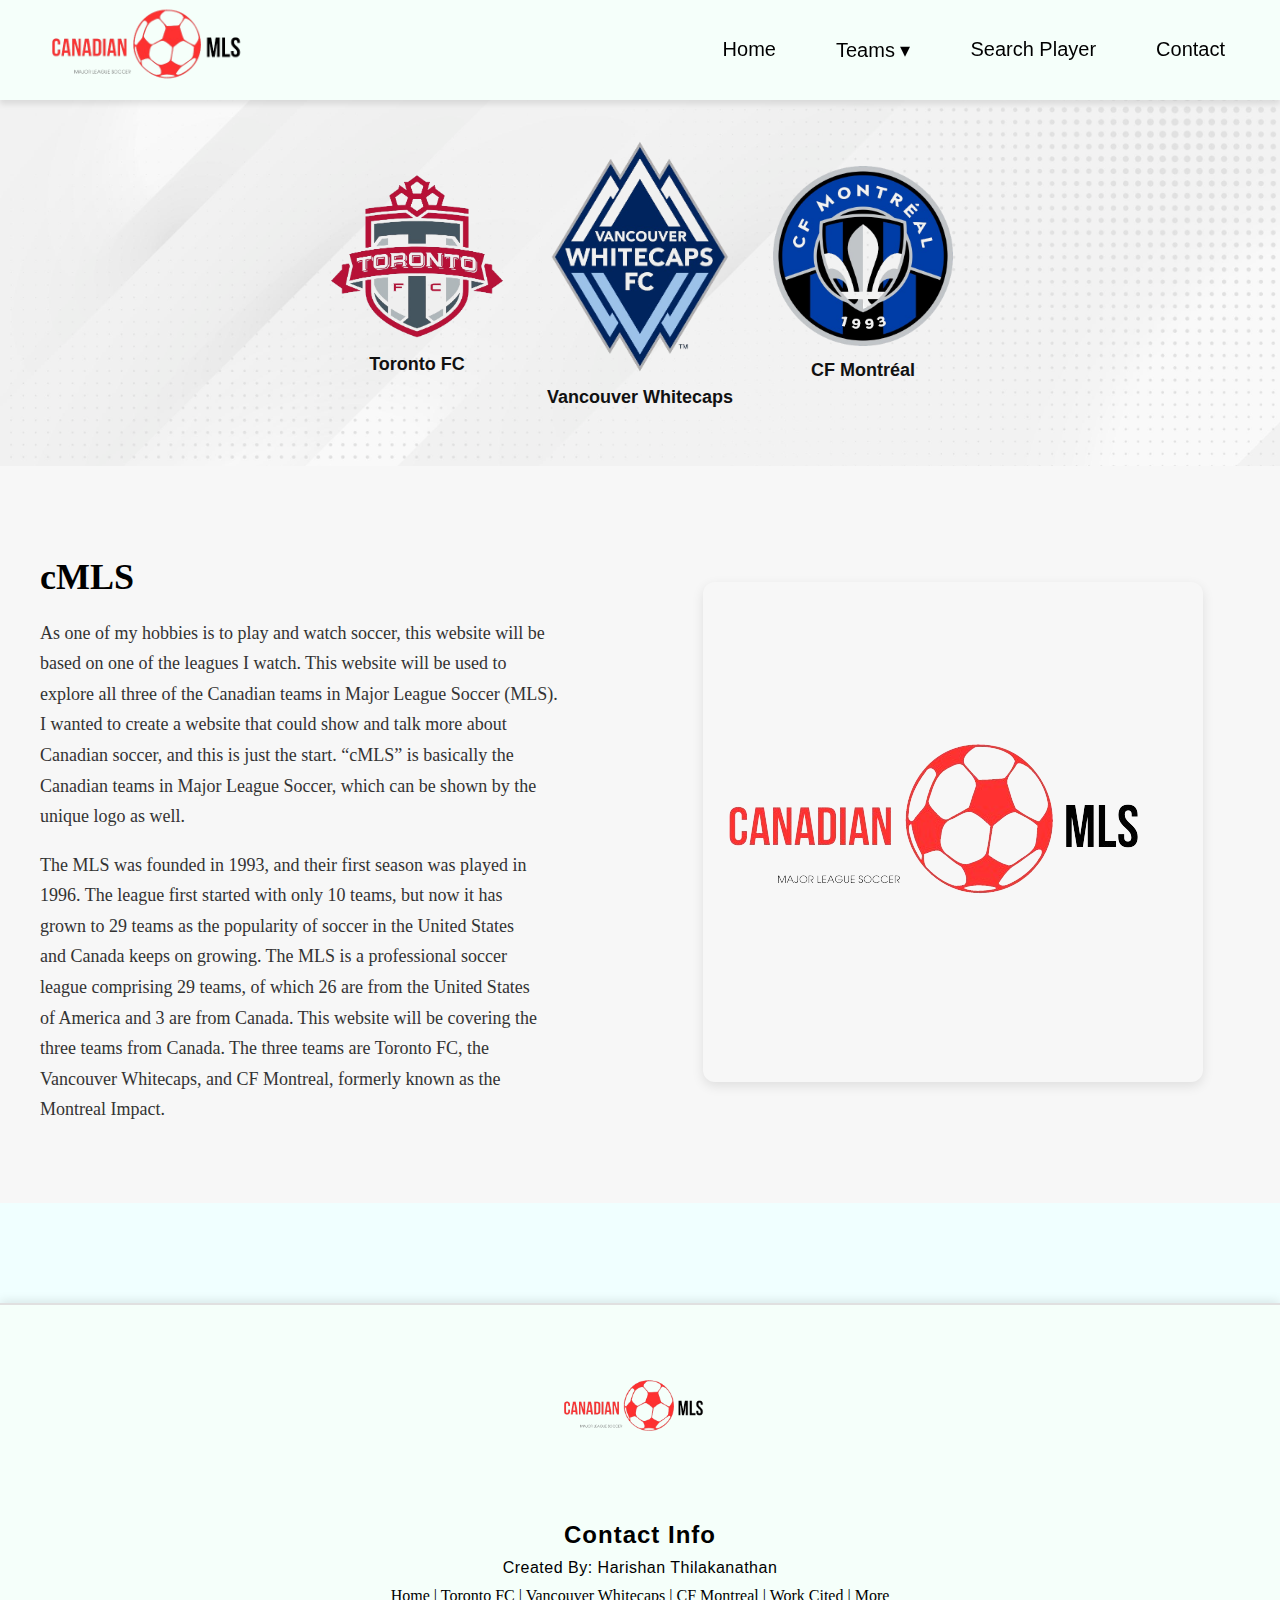
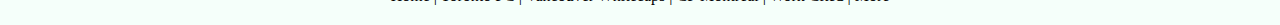
<file: index.html>
<!-- By: Harishan Thilakanathan(1274198) -->
<!-- Email: hthilaka@uoguelph.ca -->
<!-- Purpose: Assignment 3 (CIS 1050) -->

<!-- Date: Monday, April 8, 2024 -->

<!-- WORD COUNT: 1300+ Words in this website as a whole -->

<!-- Website is about the 3 different Canadian soccer teams in the MLS (Major League Soccer) -->

<!-- FILENAME: home.html-->

<!------------------------------------------------------------------------------->

<!--this is a declaration, that tells the web browser that this is HTML5-->
<!DOCTYPE html>
<!-- TAG to indicate that this is the beggeineg of html document-->
<html lang="en">
   

<html>

<body>

    <head>
        <meta charset="UTF-8">
        <meta name="viewport" content="width=device-width, initial-scale=1.0">
        <meta http-equiv="X-UA-Compatible" content="ie=edge">
        <title>cMLS</title>
        <link rel="stylesheet" href="webstyle.css" >
    </head>

    

<!--TOP MENU-->

    <header class="main-header">
        <div class="header-container">
        <img src="images/newLogo.png" alt="cMLS Logo" class="header-logo">
        <nav class="desktop">
            <ul class="nav-list">
                <li><a href="index.html">Home</a></li>
                <li class="dropdown">
                  <a href="#">Teams ▾</a>
                  <ul class="dropdown-menu">
                    <li><a href="one.html">Toronto FC</a></li>
                    <li><a href="two.html">Vancouver Whitecaps</a></li>
                    <li><a href="three.html">CF Montreal</a></li>
                  </ul>
                </li>
                <li><a href="search.html">Search Player</a></li>
                <li><a href="#section4">Contact</a></li>
            </ul>
              
        </nav>





        <!-- Hamburger Toggle Button -->
        <button class="hamburger" onclick="toggleMobileNav()">
            ☰
        </button>

        <!-- Mobile Navigation (hidden by default) -->
        <nav class="mobile-nav">
            <ul class="mobile-nav-list">
            <li><a href="index.html">Home</a></li>
            <li class="mobile-dropdown">
                <a href="#" class="dropdown-toggle">Teams <span class="dropdown-arrow"></span></a>
                <ul class="mobile-dropdown-menu">
                <li><a href="one.html">Toronto FC</a></li>
                <li><a href="two.html">Vancouver Whitecaps</a></li>
                <li><a href="three.html">CF Montreal</a></li>
                </ul>
            </li>
            <li><a href="search.html">Search Player</a></li>
            <li><a href="#section4">Contact</a></li>
            </ul>
        </nav>





        </div>
    </header>


    <script>
        function toggleMobileNav() {
          const nav = document.querySelector('.mobile-nav');
          nav.style.display = nav.style.display === 'block' ? 'none' : 'block';
        }
      
        // Handle dropdown toggle
        document.querySelectorAll('.dropdown-toggle').forEach(toggle => {
          toggle.addEventListener('click', function(e) {
            e.preventDefault();
            const parent = this.closest('.mobile-dropdown');
            parent.classList.toggle('open');
          });
        });
      </script>
  

    


    <div class="introMoto">

        <h1>Canada Soccer Lives Here! </h1>

    </div>


    <!--Team logos on the home page-->
   

    <section class="teamLogos">
        
        <div class="team-logo">
          <img src="images/tfcLogo.png" alt="Toronto FC" />
          <p>Toronto FC</p>
        </div>
        <div class="team-logo">
          <img src="images/vancLogo.png" alt="Vancouver Whitecaps" />
          <p>Vancouver Whitecaps</p>
        </div>
        <div class="team-logo">
          <img src="images/montLogo.png" alt="CF Montréal" />
          <p>CF Montréal</p>
        </div>

      </section>
      


    <!--The cMLS text on the home page-->


    <section class="about-section">

        <div class="about-content">

          <div class="about-text">
            <h2>cMLS</h2>

            <p>As one of my hobbies is to play and watch soccer, this website will be<br> based on one of the leagues I watch. This website will be used to<br> explore all three of the Canadian teams in Major League Soccer (MLS).<br> I wanted to create a website that could show and talk more about<br> Canadian soccer, and this is just the start. “cMLS” is basically the<br> Canadian teams in Major League Soccer, which can be shown by the<br> unique logo as well. </p>

            
            <p>The MLS was founded in 1993, and their first season was played in<br> 1996. The league first started with only 10 teams, but now it has<br> grown to 29 teams as the popularity of soccer in the United States<br> and Canada keeps on growing. The MLS is a professional soccer<br> league comprising 29 teams, of which 26 are from the United States<br> of America and 3 are from Canada. This website will be covering the<br> three teams from Canada. The three teams are Toronto FC, the<br> Vancouver Whitecaps, and CF Montreal, formerly known as the<br> Montreal Impact.</p>

          </div>

          <div class="about-image">
            <img src="images/newLogo.png" alt="cMLS Logo" />
          </div>

        </div>

    </section>
      

    
   
    


    <!--FOOTER-->
    <div class="footer">
        <img src="images/newLogo.png" alt="Logo" class="footer-logo"> <!-- Optional logo -->
        
        <h1>Contact Info</h1>
        <p>Created By: Harishan Thilakanathan</p>
    
        
        <div class="footer-contact">
            <a href="index.html">Home</a> | 
            <a href="one.html">Toronto FC</a> | 
            <a href="two.html">Vancouver Whitecaps</a> | 
            <a href="three.html">CF Montreal</a> | 
            <a href="Work Cited - A3 (CIS 1050) - Harishan Thilakanathan (1274198).pdf" download>Work Cited</a> | 
            <a href="404.html">More</a>
        </div>
    </div>


    <!--<script src="app.js"></script>-->
    
</body>

</html>
</file>
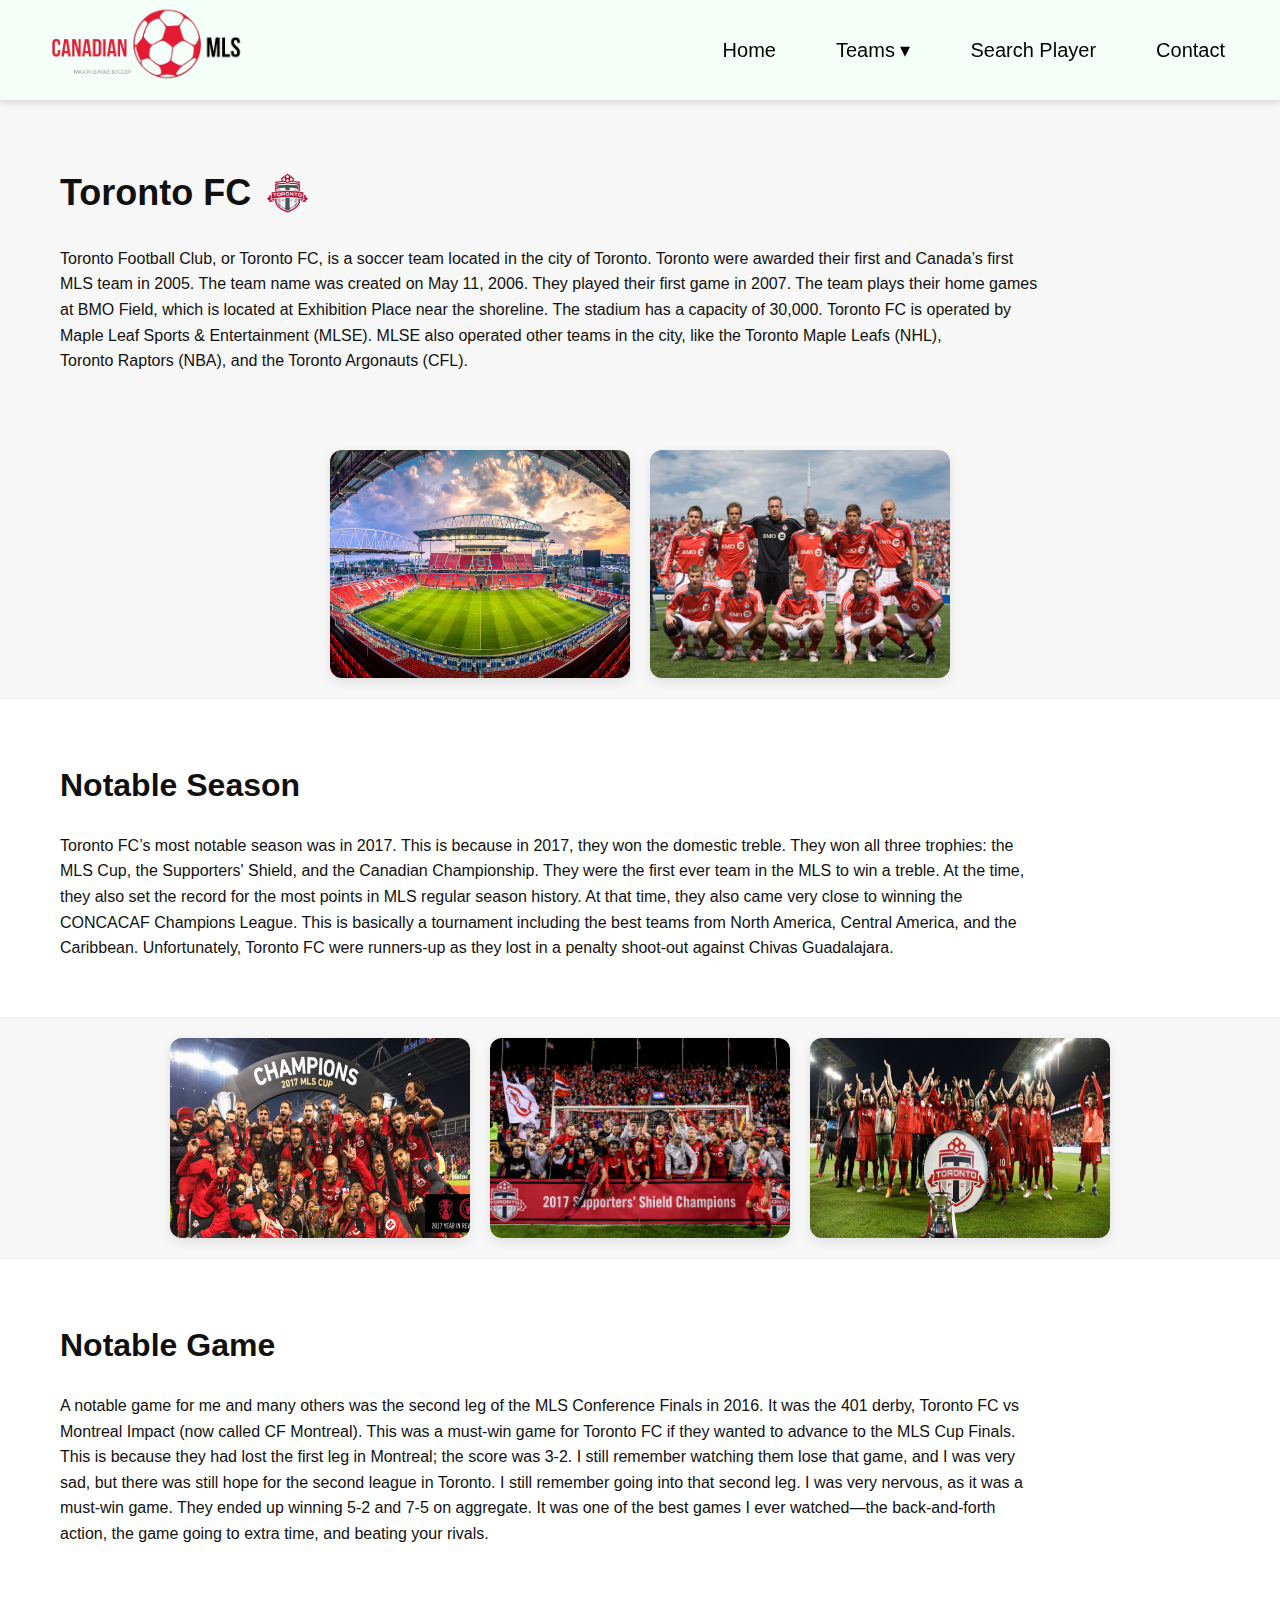
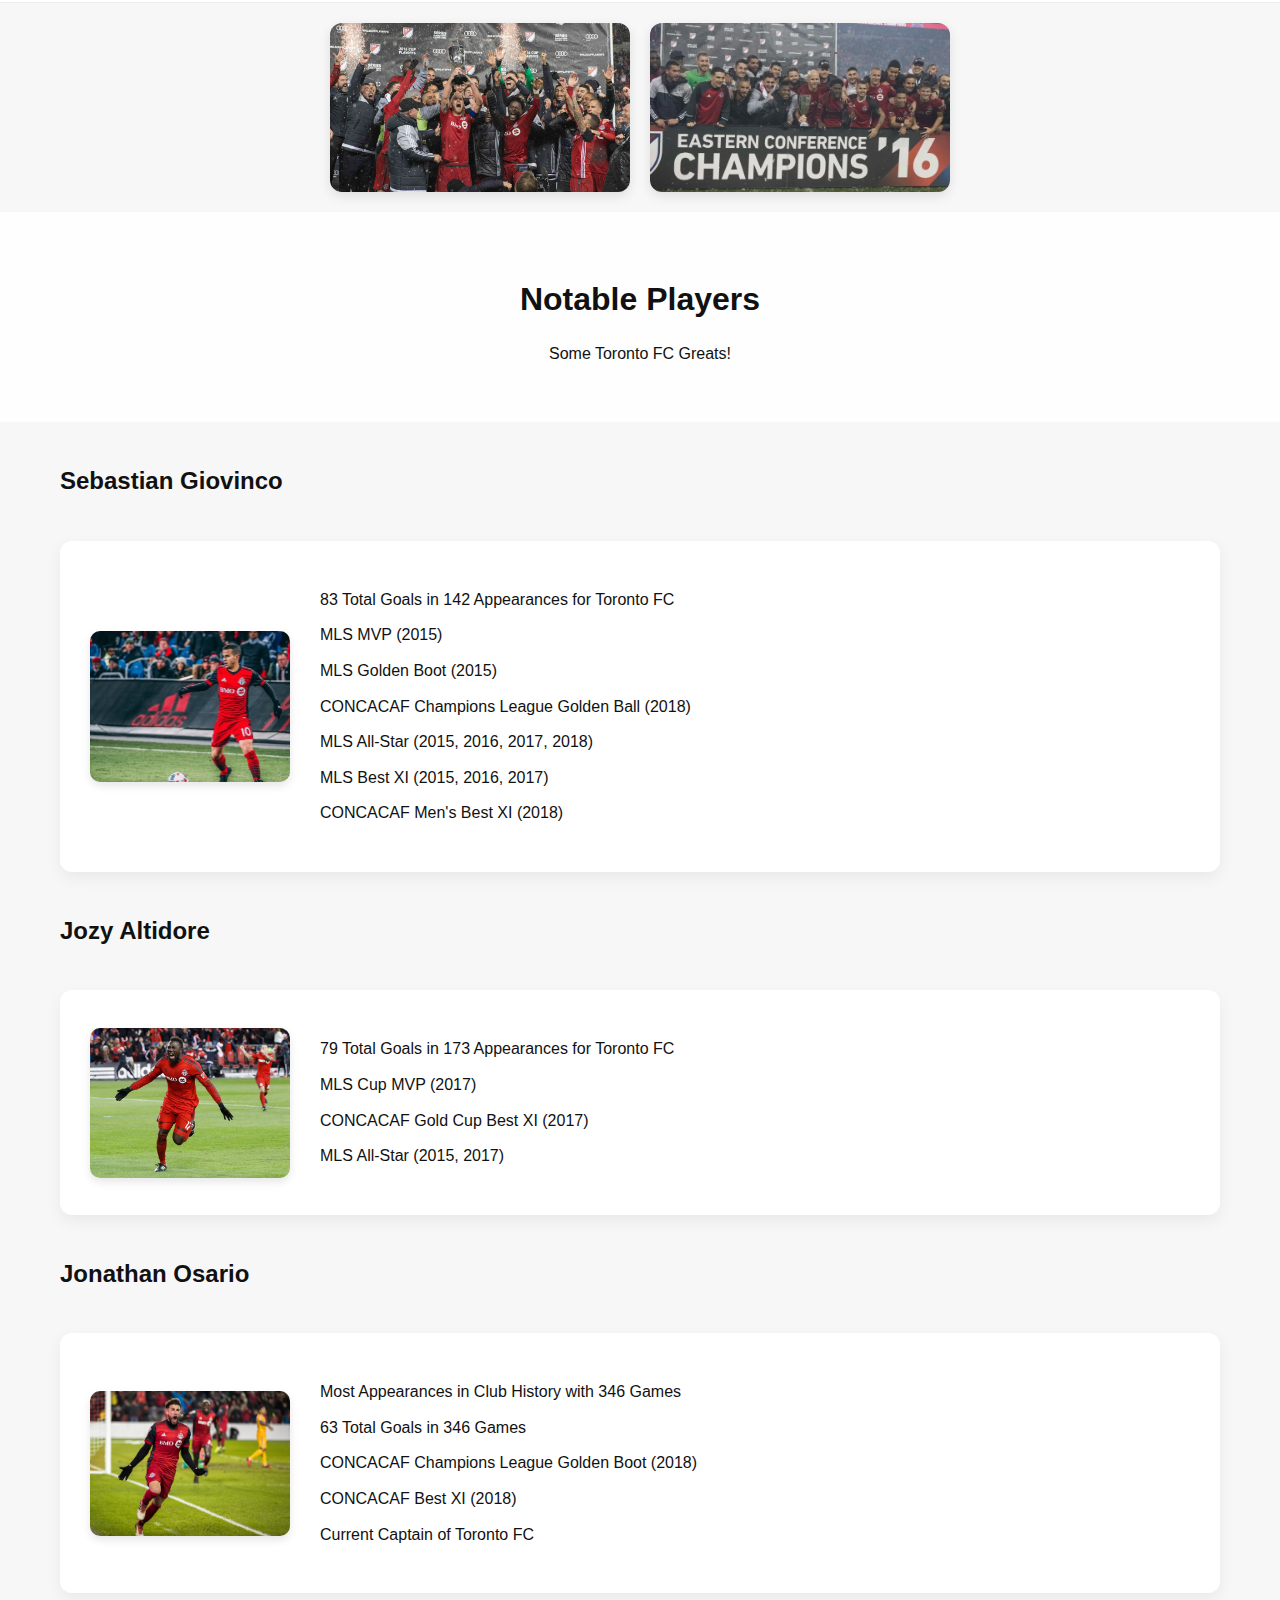
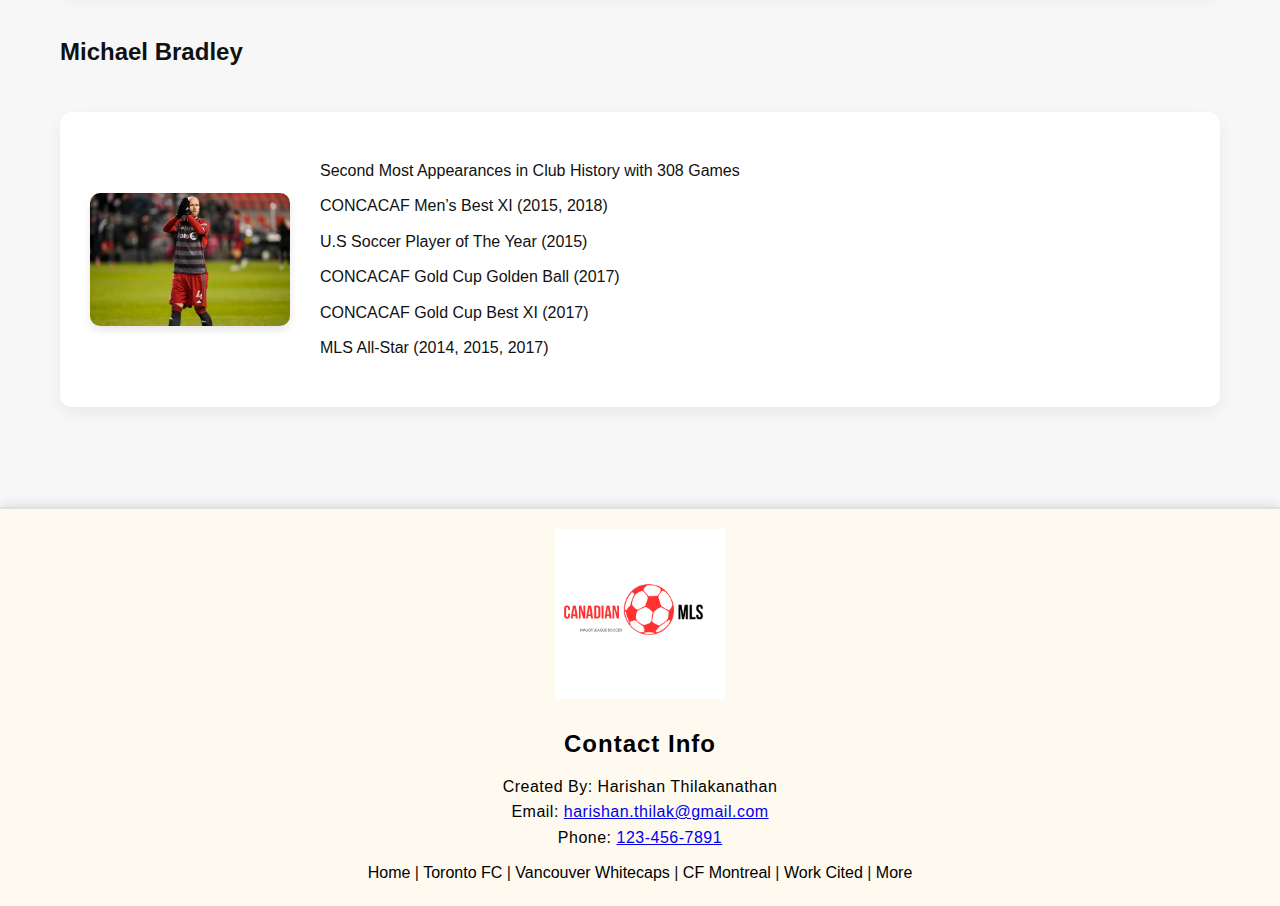
<file: one.html>
<!--this is a declaration, that tells the web browser that this is HTML5-->
<!DOCTYPE html>
<!-- TAG to indicate that this is the beggeineg of html document-->
<html lang="en">
    
<html>

<body>

    <head>
        <meta charset="UTF-8">
        <meta name="viewport" content="width=device-width, initial-scale=1.0">
        <meta http-equiv="X-UA-Compatible" content="ie=edge">
        <title>cMLS</title>
        <link rel="stylesheet" href="one.css" >
    </head>

    


<!--TOP MENU-->

<header class="main-header">
    <div class="header-container">
      <img src="images/darkREDLogo.png" alt="cMLS Logo" class="header-logo">
  
      <nav class="desktop">
        <ul class="nav-list">
          <li><a href="index.html">Home</a></li>
          <li class="dropdown">
            <a href="#">Teams ▾</a>
            <ul class="dropdown-menu">
              <li><a href="one.html">Toronto FC</a></li>
              <li><a href="two.html">Vancouver Whitecaps</a></li>
              <li><a href="three.html">CF Montreal</a></li>
            </ul>
          </li>
          <li><a href="search.html">Search Player</a></li>
          <li><a href="#section4">Contact</a></li>
        </ul>
      </nav>

    <!-- Hamburger Toggle Button -->
    <button class="hamburger" onclick="toggleMobileNav()">
        ☰
    </button>

      <!-- Mobile Navigation (hidden by default) -->
     <nav class="mobile-nav">
        <ul class="mobile-nav-list">
          <li><a href="index.html">Home</a></li>
          <li class="mobile-dropdown">
            <a href="#" class="dropdown-toggle">Teams <span class="dropdown-arrow">▾</span></a>
            <ul class="mobile-dropdown-menu">
              <li><a href="one.html">Toronto FC</a></li>
              <li><a href="two.html">Vancouver Whitecaps</a></li>
              <li><a href="three.html">CF Montreal</a></li>
            </ul>
          </li>
          <li><a href="search.html">Search Player</a></li>
          <li><a href="#section4">Contact</a></li>
        </ul>
      </nav>

    </div>
  </header>


  <script>
    function toggleMobileNav() {
      const nav = document.querySelector('.mobile-nav');
      nav.style.display = nav.style.display === 'block' ? 'none' : 'block';
    }
  
    // Handle dropdown toggle
    document.querySelectorAll('.dropdown-toggle').forEach(toggle => {
      toggle.addEventListener('click', function(e) {
        e.preventDefault();
        const parent = this.closest('.mobile-dropdown');
        parent.classList.toggle('open');
      });
    });
  </script>
  
  





<!--THIS IS FOR THE FIRST BLOCK OF TEXT, 't' stands for Toronto -->
<div class="tHeader">

    
    <h1>Toronto FC <img src="images/tfcLogo.png"> </h1>

    <p>Toronto Football Club, or Toronto FC, is a soccer team located in the city of Toronto. Toronto were awarded their first and Canada’s first<br> MLS team in 2005. The team name was created on May 11, 2006. They played their first game in 2007. The team plays their home games<br> at BMO Field, which is located at Exhibition Place near the shoreline. The stadium has a capacity of 30,000. Toronto FC is operated by<br> Maple Leaf Sports & Entertainment (MLSE). MLSE also operated other teams in the city, like the Toronto Maple Leafs (NHL),<br> Toronto Raptors (NBA), and the Toronto Argonauts (CFL).</p>

    
</div>

<!--The pictures below the first block of text-->
<div class="tPictures">

    <img src="images/tfcStadium.png">
    <img src="images/tfirstSeason.png">
 
</div>


<!--Notable season-->
<div class="notableSeason">

    <h1>Notable Season</h1>

    <p>Toronto FC’s most notable season was in 2017. This is because in 2017, they won the domestic treble. They won all three trophies: the<br> MLS Cup, the Supporters' Shield, and the Canadian Championship. They were the first ever team in the MLS to win a treble. At the time,<br> they also set the record for the most points in MLS regular season history. At that time, they also came very close to winning the<br> CONCACAF Champions League. This is basically a tournament including the best teams from North America, Central America, and the<br> Caribbean. Unfortunately, Toronto FC were runners-up as they lost in a penalty shoot-out against Chivas Guadalajara.</p>

</div>


<div class="nSeasonsPictures">

    <img src="images/tfcMLSCUP.png">
    <img src="images/tfcSShield.png">
    <img src="images/tfcCC.png">
 
</div>


<!--Most notable game, I only did this for Toronto FC because they are my favourite team-->
<div class="notableGame">

    <h1>Notable Game</h1>

    <p>A notable game for me and many others was the second leg of the MLS Conference Finals in 2016. It was the 401 derby, Toronto FC vs<br> Montreal Impact (now called CF Montreal). This was a must-win game for Toronto FC if they wanted to advance to the MLS Cup Finals.<br> This is because they had lost the first leg in Montreal; the score was 3-2. I still remember watching them lose that game, and I was very<br> sad, but there was still hope for the second league in Toronto. I still remember going into that second leg. I was very nervous, as it was a<br> must-win game. They ended up winning 5-2 and 7-5 on aggregate. It was one of the best games I ever watched—the back-and-forth<br> action, the game going to extra time, and beating your rivals.</p>

</div>

<div class="nGamePictures">

    <img src="images/confFinals.png">
    <img src="images/confFinals2.png">
 
</div>


<!--Notable Players-->
<div class="vNotablePlayers">

    <h1>Notable Players</h1>

    <p>Some Toronto FC Greats! </p>

    
</div>

<!--Blew is the notable players part of the website-->

<div class="p1Name">

    <h1>Sebastian Giovinco</h1>

</div>
    

<div class="player1">

    <img src="images/giovinco.png" >

    <div class="list1">

        <ul>
            <li>83 Total Goals in 142 Appearances for Toronto FC</li>
            <li>MLS MVP (2015)</a></li>
            <li>MLS Golden Boot (2015)</li>
            <li>CONCACAF Champions League Golden Ball (2018)</li>
            <li>MLS All-Star (2015, 2016, 2017, 2018)</li>
            <li> MLS Best XI (2015, 2016, 2017)</li>
            <li>CONCACAF Men's Best XI (2018)</li>

        </ul>
        
    </div>
</div>


<div class="p2Name">

    <h1>Jozy Altidore</h1>

</div>


<div class="player2">

    <img src="images/altidore.png" >

    <div class="list2">

        <ul>
            <li>79 Total Goals in 173 Appearances for Toronto FC</a></li>
            <li>MLS Cup MVP (2017)</li>
            <li> CONCACAF Gold Cup Best XI (2017)</li>
            <li> MLS All-Star (2015, 2017)</li>
            
        </ul>
        
    </div>
</div>


<div class="p3Name">

    <h1>Jonathan Osario</h1>

</div>


<div class="player3">

    <img src="images/osario.png" >

    <div class="list3">

        <ul>
            <li> Most Appearances in Club History with 346 Games</a></li>
            <li> 63 Total Goals in 346 Games</li>
            <li> CONCACAF Champions League Golden Boot (2018)</li>
            <li>CONCACAF Best XI (2018)</li>
            <li>Current Captain of Toronto FC</li>
            
        </ul>
        
    </div>
</div>


<div class="p4Name">

    <h1>Michael Bradley</h1>

</div>


<div class="player4">

    <img src="images/bradley.png" >

    <div class="list4">

        <ul>
            <li>Second Most Appearances in Club History with 308 Games</a></li>
            <li> CONCACAF Men’s Best XI (2015, 2018)</li>
            <li>U.S Soccer Player of The Year (2015)</li>
            <li>CONCACAF Gold Cup Golden Ball (2017)</li>
            <li>CONCACAF Gold Cup Best XI (2017)</li>
            <li>MLS All-Star (2014, 2015, 2017)</li>
            
        </ul>
        
    </div>
</div>




<!--FOOTER-->
<div class="footer">
    <img src="images/cMLSLogo.png" alt="Logo" class="footer-logo"> <!-- Optional logo -->
    
    <h1>Contact Info</h1>
    <p>Created By: Harishan Thilakanathan</p>
    <p>Email: <a href="mailto:harishan.thilak@gmail.com">harishan.thilak@gmail.com</a></p>
    <p>Phone: <a href="tel:123-456-7891">123-456-7891</a></p>
    
    <div class="footer-contact">
        <a href="index.html">Home</a> | 
        <a href="one.html">Toronto FC</a> | 
        <a href="two.html">Vancouver Whitecaps</a> | 
        <a href="three.html">CF Montreal</a> | 
        <a href="Work Cited - A3 (CIS 1050) - Harishan Thilakanathan (1274198).pdf" download>Work Cited</a> | 
        <a href="404.html">More</a>
    </div>
</div>




</body>

</html>
</file>
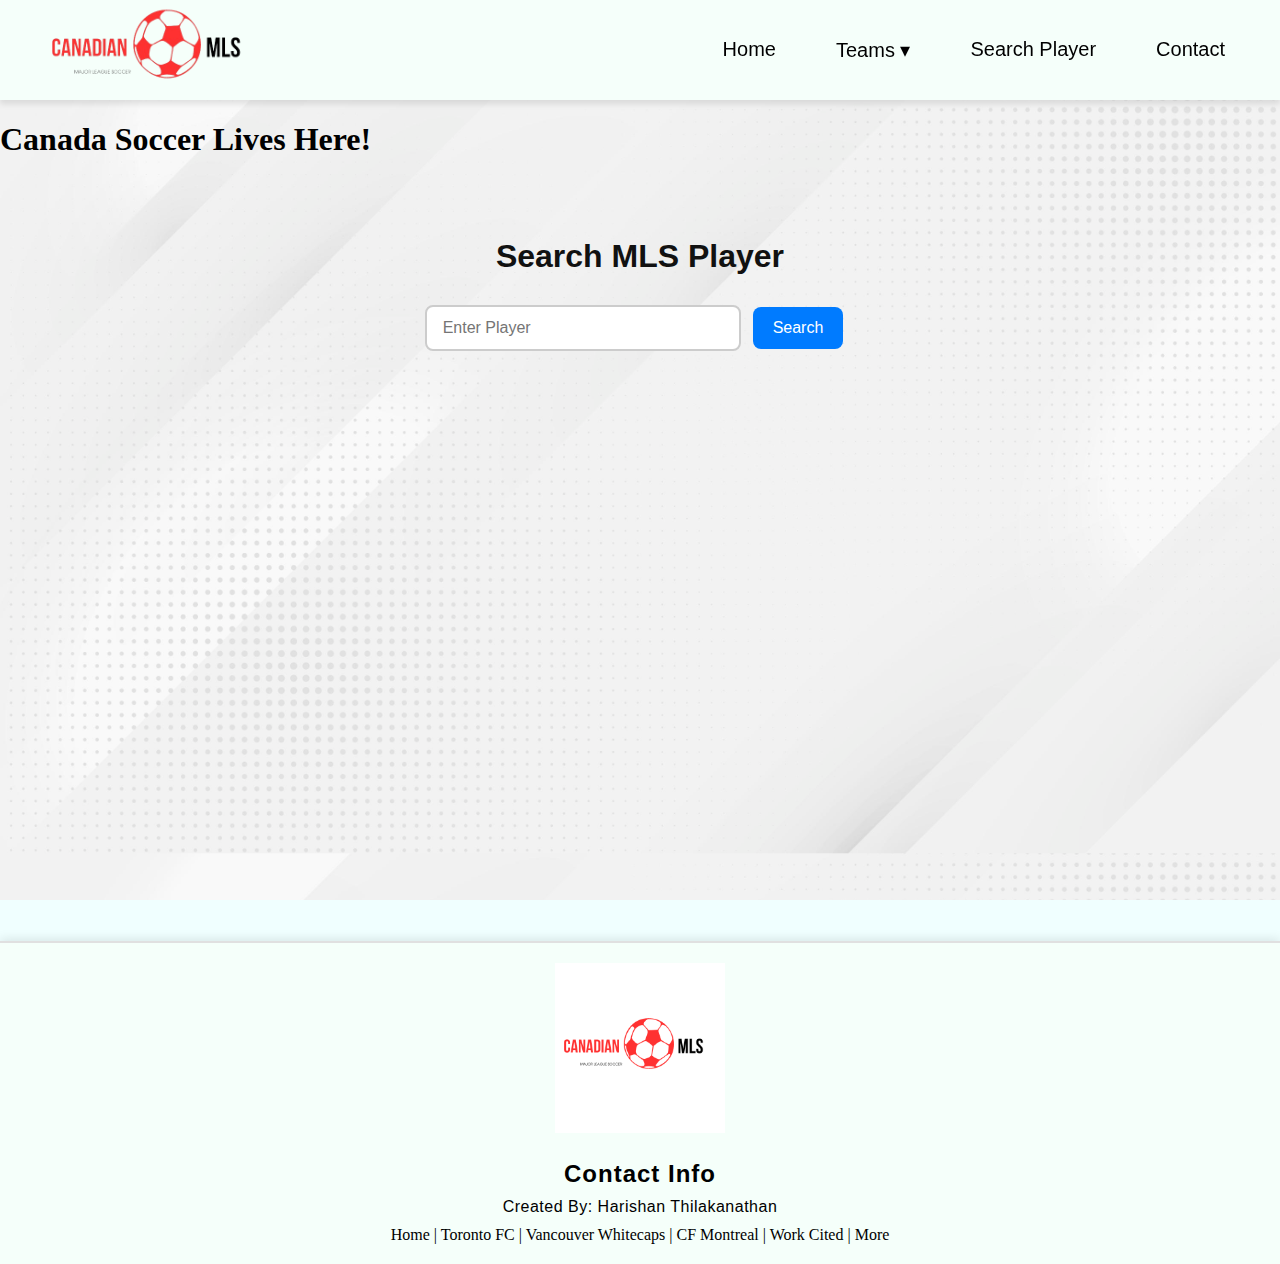
<file: search.html>
<!-- By: Harishan Thilakanathan(1274198) -->
<!-- Email: hthilaka@uoguelph.ca -->
<!-- Purpose: Assignment 3 (CIS 1050) -->

<!-- Date: Monday, April 8, 2024 -->

<!-- WORD COUNT: 1300+ Words in this website as a whole -->

<!-- Website is about the 3 different Canadian soccer teams in the MLS (Major League Soccer) -->

<!-- FILENAME: home.html-->

<!------------------------------------------------------------------------------->

<!--this is a declaration, that tells the web browser that this is HTML5-->
<!DOCTYPE html>
<!-- TAG to indicate that this is the beggeineg of html document-->
<html lang="en">
   

<html>

<body>

    <head>
        <meta charset="UTF-8">
        <meta name="viewport" content="width=device-width, initial-scale=1.0">
        <meta http-equiv="X-UA-Compatible" content="ie=edge">
        <title>cMLS</title>
        <link rel="stylesheet" href="search.css" >
    </head>

    

<!--TOP MENU-->

    <header class="main-header">
        <div class="header-container">
        <img src="images/newLogo.png" alt="cMLS Logo" class="header-logo">
        <nav class="desktop">
            <ul class="nav-list">
                <li><a href="index.html">Home</a></li>
                <li class="dropdown">
                  <a href="#">Teams ▾</a>
                  <ul class="dropdown-menu">
                    <li><a href="one.html">Toronto FC</a></li>
                    <li><a href="two.html">Vancouver Whitecaps</a></li>
                    <li><a href="three.html">CF Montreal</a></li>
                  </ul>
                </li>
                <li><a href="#search.html">Search Player</a></li>
                <li><a href="#section4">Contact</a></li>
            </ul>
              
        </nav>




        <!-- Hamburger Toggle Button -->
        <button class="hamburger" onclick="toggleMobileNav()">
            ☰
        </button>

        <!-- Mobile Navigation (hidden by default) -->
        <nav class="mobile-nav">
            <ul class="mobile-nav-list">
            <li><a href="index.html">Home</a></li>
            <li class="mobile-dropdown">
                <a href="#" class="dropdown-toggle">Teams <span class="dropdown-arrow">▾</span></a>
                <ul class="mobile-dropdown-menu">
                <li><a href="one.html">Toronto FC</a></li>
                <li><a href="two.html">Vancouver Whitecaps</a></li>
                <li><a href="three.html">CF Montreal</a></li>
                </ul>
            </li>
            <li><a href="search.html">Search Player</a></li>
            <li><a href="#section4">Contact</a></li>
            </ul>
        </nav>



        </div>
    </header>


    <script>
        function toggleMobileNav() {
          const nav = document.querySelector('.mobile-nav');
          nav.style.display = nav.style.display === 'block' ? 'none' : 'block';
        }
      
        // Handle dropdown toggle
        document.querySelectorAll('.dropdown-toggle').forEach(toggle => {
          toggle.addEventListener('click', function(e) {
            e.preventDefault();
            const parent = this.closest('.mobile-dropdown');
            parent.classList.toggle('open');
          });
        });
      </script>
  

    


    <div class="introMoto">

        <h1>Canada Soccer Lives Here! </h1>

    </div>


    <div class = "searchText">
        <h1>Search MLS Player</h1>
    </div>


    <div class = "searchPlayer">

        <input type="text" id="playerName" placeholder="Enter Player">

        <button onclick="searchPlayer()">Search</button><br>


        <!--<img src="" alt="Player Search" id = "playerSearch" style = "display: none">-->

    </div>

    <div id="result" ></div>



    

    <script>

        let players = [];

        async function readCSV(){


            try{

                const response = await fetch("MLS STATS - Sheet1.csv");
                const data = await response.text();

                const row = data.split("\n");

                const head = row[0].split(",");

                players = row.slice(1).map(row => {

                    const values = row.split(",");

                    if (values.length !== head.length) return null; // Skip malformed rows

                    const player = {};

                    head.forEach((head, index) => {
                        player[head.trim()] = values[index]?.trim();

                    });

                    return player;


                }).filter(player => player !== null);

                console.log("Loaded CSV data:", players); // Debugging log

            } catch(e){

            }



        }


        function searchPlayer(){

            //the player name entered by the user 
            const playerName = document.getElementById("playerName").value.trim().toLowerCase();


            const resultDiv = document.getElementById("result");

            // Check if players array is loaded
            if (!players || players.length === 0) {
                resultDiv.innerText = "Player data is still loading. Please try again.";
                return;
            }


            // Split playerName into first and last name (if both provided)
            const nameParts = playerName.split(" ");

            // Search for the player based on either the first or last name
            const result = players.find(player => {
                const fullName = player["Player"] ? player["Player"].toLowerCase() : "";
                
                // Check if the player's name contains either part of the entered name
                return nameParts.every(part => fullName.includes(part));
            });


            if (result) {
                resultDiv.innerHTML = `
                    <div class="player-card">
                        <h2>${result["Player"]}</h2>
                        <img src="${result["Image"]}" alt="${result["Player"]}" class="player-image">
                        <ul>
                        <li><strong>Club:</strong> ${result["Club"]}</li>
                        <li><strong>Games Played:</strong> ${result["GP"]}</li>
                        <li><strong>Goals Scored:</strong> ${result["GS"]}</li>
                        <li><strong>Minutes:</strong> ${result["Mins"]}</li>
                        </ul>
                    </div>
                `;

            } else {
                resultDiv.innerHTML = "Player not found.";
            }



        }
        
        document.addEventListener("DOMContentLoaded", readCSV);



    </script>
    
   
    


    <!--FOOTER-->
    <div class="footer">
        <img src="images/cMLSLogo.png" alt="Logo" class="footer-logo"> <!-- Optional logo -->
        
        <h1>Contact Info</h1>
        <p>Created By: Harishan Thilakanathan</p>
    
        
        <div class="footer-contact">
            <a href="index.html">Home</a> | 
            <a href="one.html">Toronto FC</a> | 
            <a href="two.html">Vancouver Whitecaps</a> | 
            <a href="three.html">CF Montreal</a> | 
            <a href="Work Cited - A3 (CIS 1050) - Harishan Thilakanathan (1274198).pdf" download>Work Cited</a> | 
            <a href="404.html">More</a>
        </div>
    </div>


    <!--<script src="app.js"></script>-->
    
</body>

</html>
</file>
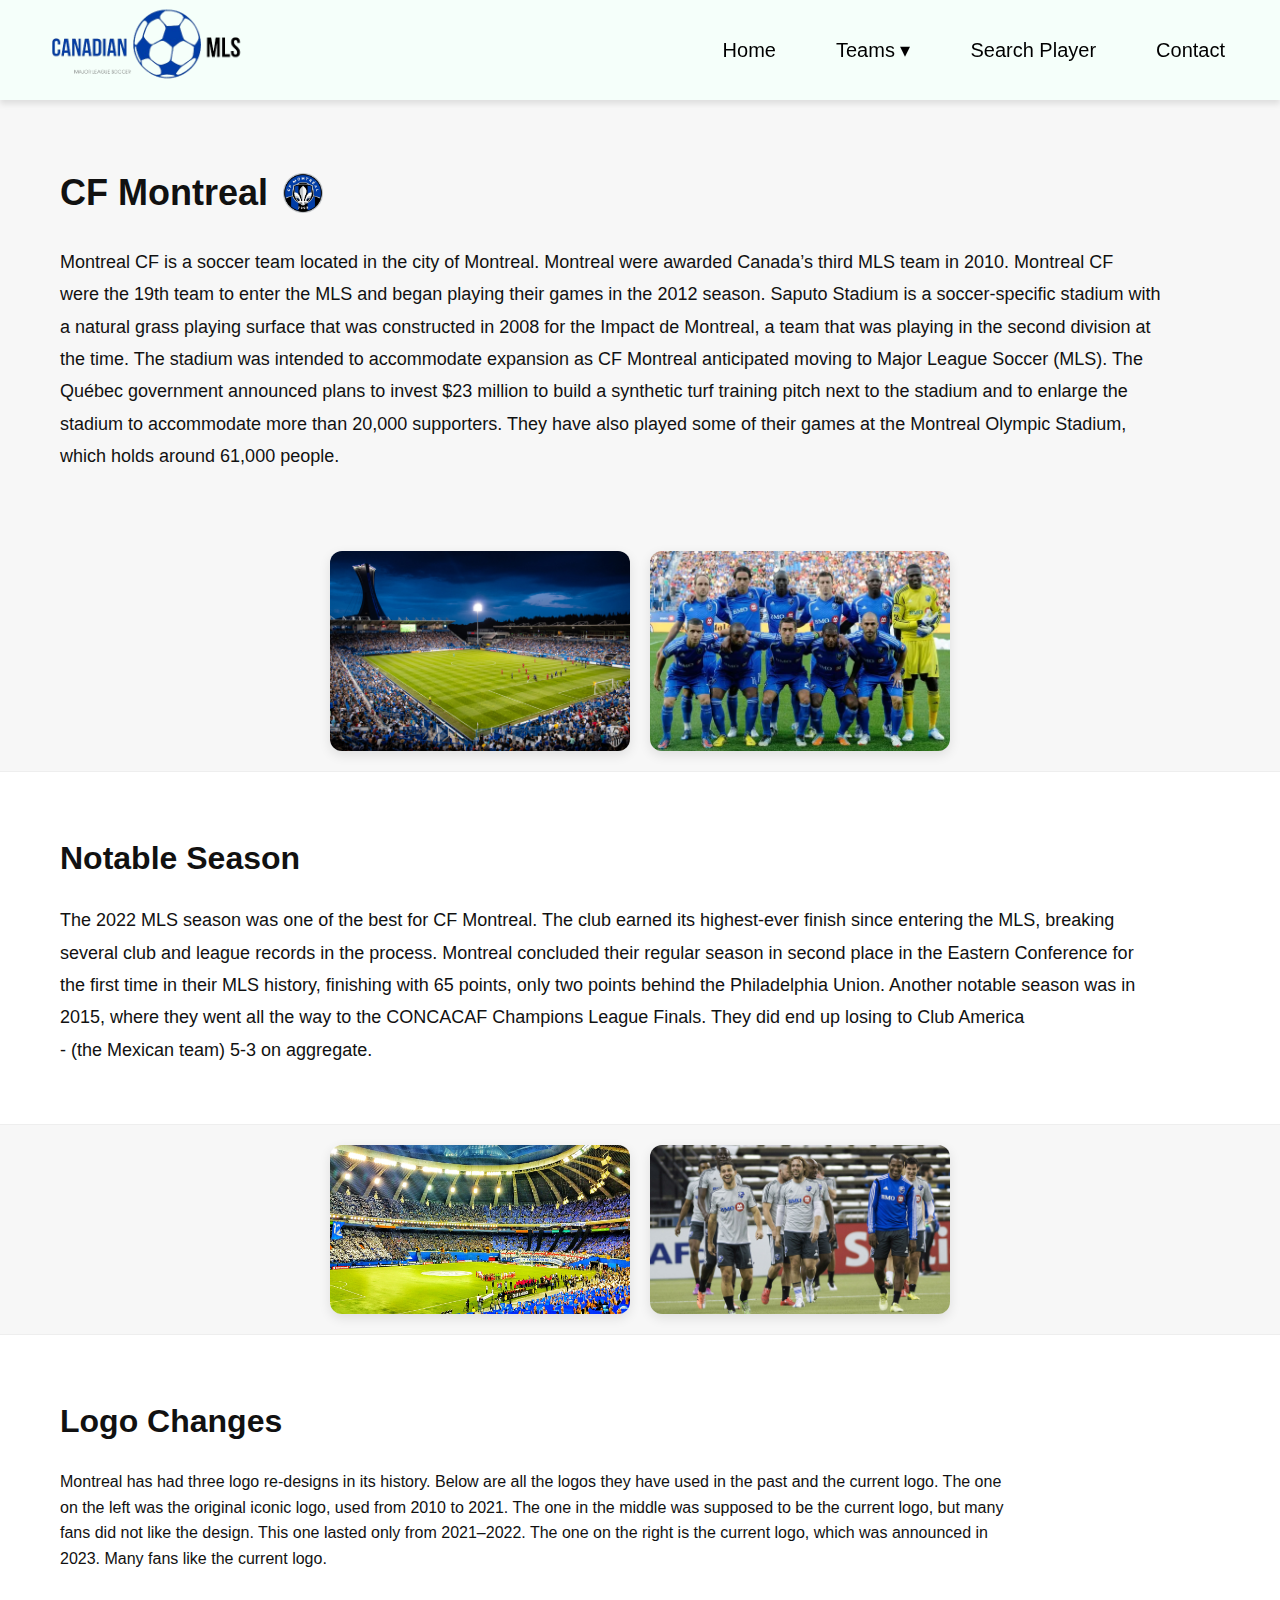
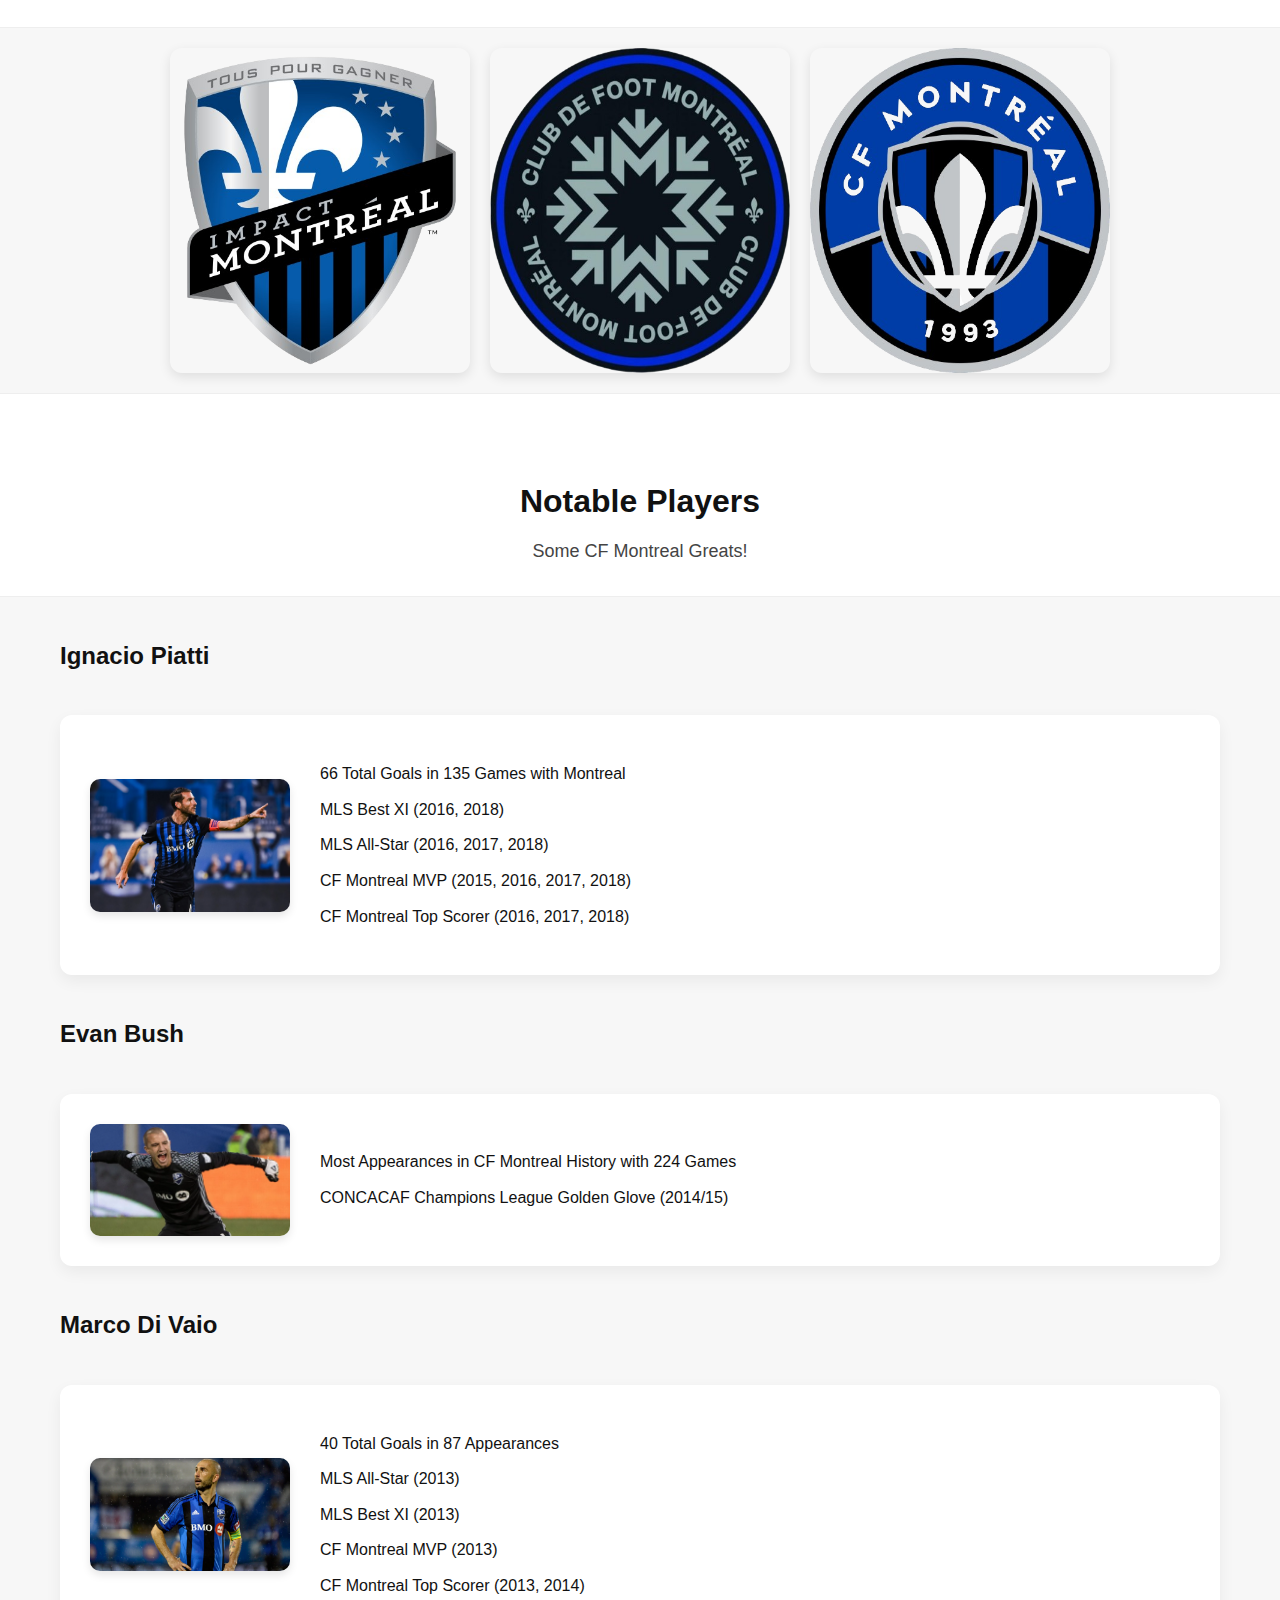
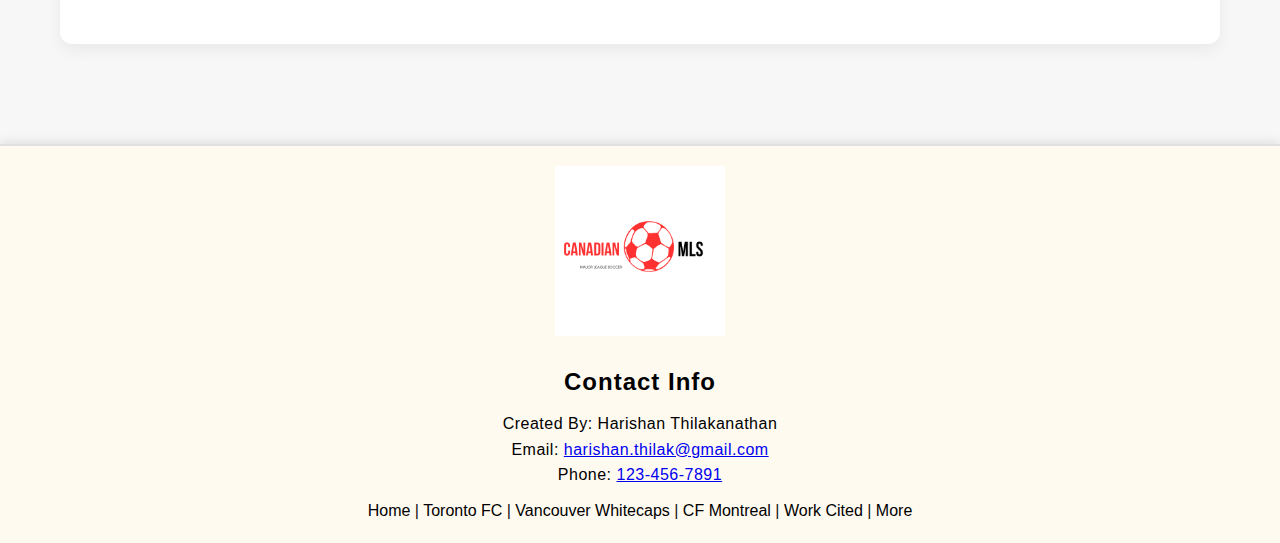
<file: three.html>
<!-- By: Harishan Thilakanathan(1274198) -->
<!-- Email: hthilaka@uoguelph.ca -->
<!-- Purpose: Assignment 3 (CIS 1050) -->

<!-- Date: Monday, April 8, 2024 -->

<!-- WORD COUNT: 1300+ Words in this website as a whole -->

<!-- Website is about the 3 different Canadian soccer teams in the MLS (Major League Soccer) -->

<!-- FILENAME: three.html-->

<!------------------------------------------------------------------------------->

<!--this is a declaration, that tells the web browser that this is HTML5-->
<!DOCTYPE html>
<!-- TAG to indicate that this is the beggeineg of html document-->
<html lang="en">
    
<html>

<body>

    <head>
        <meta charset="UTF-8">
        <meta name="viewport" content="width=device-width, initial-scale=1.0">
        <meta http-equiv="X-UA-Compatible" content="ie=edge">
        <title>cMLS</title>
        <link rel="stylesheet" href="three.css" >
    </head>

    
<!--TOP MENU-->

<header class="main-header">
    <div class="header-container">
    <img src="images/darkBlueLogo.png" alt="cMLS Logo" class="header-logo">
    <nav class="desktop">
        <ul class="nav-list">
            <li><a href="index.html">Home</a></li>
            <li class="dropdown">
              <a href="#">Teams ▾</a>
              <ul class="dropdown-menu">
                <li><a href="one.html">Toronto FC</a></li>
                <li><a href="two.html">Vancouver Whitecaps</a></li>
                <li><a href="three.html">CF Montreal</a></li>
              </ul>
            </li>
            <li><a href="search.html">Search Player</a></li>
            <li><a href="#section4">Contact</a></li>
        </ul>
          
    </nav>



    <!-- Hamburger Toggle Button -->
    <button class="hamburger" onclick="toggleMobileNav()">
        ☰
    </button>

      <!-- Mobile Navigation (hidden by default) -->
    <nav class="mobile-nav">
        <ul class="mobile-nav-list">
          <li><a href="index.html">Home</a></li>
          <li class="mobile-dropdown">
            <a href="#" class="dropdown-toggle">Teams <span class="dropdown-arrow">▾</span></a>
            <ul class="mobile-dropdown-menu">
              <li><a href="one.html">Toronto FC</a></li>
              <li><a href="two.html">Vancouver Whitecaps</a></li>
              <li><a href="three.html">CF Montreal</a></li>
            </ul>
          </li>
          <li><a href="search.html">Search Player</a></li>
          <li><a href="#section4">Contact</a></li>
        </ul>
    </nav>



    </div>
</header>



<script>
    function toggleMobileNav() {
      const nav = document.querySelector('.mobile-nav');
      nav.style.display = nav.style.display === 'block' ? 'none' : 'block';
    }
  
    // Handle dropdown toggle
    document.querySelectorAll('.dropdown-toggle').forEach(toggle => {
      toggle.addEventListener('click', function(e) {
        e.preventDefault();
        const parent = this.closest('.mobile-dropdown');
        parent.classList.toggle('open');
      });
    });
  </script>




<!--THIS IS FOR THE FIRST BLOCK OF TEXT, 'm' stands for Montreal -->
<div class="mHeader">

    
    <h1>CF Montreal <img src="images/montLogo.png"> </h1>

    <p>Montreal CF is a soccer team located in the city of Montreal. Montreal were awarded Canada’s third MLS team in 2010. Montreal CF<br> were the 19th team to enter the MLS and began playing their games in the 2012 season. Saputo Stadium is a soccer-specific stadium with<br> a natural grass playing surface that was constructed in 2008 for the Impact de Montreal, a team that was playing in the second division at<br> the time. The stadium was intended to accommodate expansion as CF Montreal anticipated moving to Major League Soccer (MLS). The<br> Québec government announced plans to invest $23 million to build a synthetic turf training pitch next to the stadium and to enlarge the<br> stadium to accommodate more than 20,000 supporters. They have also played some of their games at the Montreal Olympic Stadium,<br> which holds around 61,000 people.</p>

    
</div>

<div class="mPictures">

    <img src="images/montStadium.png">
    <img src="images/montFirst.png">

 
</div>

<!--Notable season-->
<div class="mNotableSeason">

    <h1>Notable Season</h1>

    <p>The 2022 MLS season was one of the best for CF Montreal. The club earned its highest-ever finish since entering the MLS, breaking<br> several club and league records in the process. Montreal concluded their regular season in second place in the Eastern Conference for<br> the first time in their MLS history, finishing with 65 points, only two points behind the Philadelphia Union. Another notable season was in<br> 2015, where they went all the way to the CONCACAF Champions League Finals. They did end up losing to Club America<br> - (the Mexican team) 5-3 on aggregate.</p>

</div>

<div class="mSeasonsPictures">

    <img src="images/bigO.png">
    <img src="images/playersM.png">
   
</div>


<div class="logoChange">

    <h1>Logo Changes</h1>

    <p>Montreal has had three logo re-designs in its history. Below are all the logos they have used in the past and the current logo. The one<br> on the left was the original iconic logo, used from 2010 to 2021. The one in the middle was supposed to be the current logo, but many<br> fans did not like the design. This one lasted only from 2021–2022. The one on the right is the current logo, which was announced in<br> 2023. Many fans like the current logo. </p>


</div>

<div class="changePics">

    <img src="images/oldMont.png">
    <img src="images/oldMont2.png">
    <img src="images/montLogo.png">
   
</div>


<!--Notable Players-->
<div class="mNotablePlayers">

    <h1>Notable Players</h1>

    <p>Some CF Montreal Greats! </p>

    
</div>


<!--Blew is the notable players part of the website-->


<div class="p1Name">

    <h1>Ignacio Piatti<h1>

</div>


<div class="player1">

    <img src="images/piatti.png" >

    <div class="list1">

        <ul>
            <li>66 Total Goals in 135 Games with Montreal</li>
            <li>MLS Best XI (2016, 2018)</a></li>
            <li>MLS All-Star (2016, 2017, 2018)</li>
            <li>CF Montreal MVP (2015, 2016, 2017, 2018)</li>
            <li> CF Montreal Top Scorer (2016, 2017, 2018)</li>
            
        </ul>
        
    </div>
</div>



<div class="p2Name">

    <h1>Evan Bush</h1>

</div>


<div class="player2">

    <img src="images/evanB.png" >

    <div class="list1">

        <ul>
            <li>Most Appearances in CF Montreal History with 224 Games</li>
            <li>CONCACAF Champions League Golden Glove (2014/15)</a></li>
            
        </ul>
        
    </div>
</div>



<div class="p3Name">

    <h1>Marco Di Vaio</h1>

</div>


<div class="player3">

    <img src="images/marco.png" >

    <div class="list1">

        <ul>
            <li>40 Total Goals in 87 Appearances</li>
            <li>MLS All-Star (2013)</li>
            <li>MLS Best XI (2013)</a></li>
            <li>CF Montreal MVP (2013)</li>
            <li>CF Montreal Top Scorer (2013, 2014)</li>

           
            
        </ul>
        
    </div>

</div>


<!--FOOTER-->

<!--FOOTER-->
<div class="footer">
    <img src="images/cMLSLogo.png" alt="Logo" class="footer-logo"> <!-- Optional logo -->
    
    <h1>Contact Info</h1>
    <p>Created By: Harishan Thilakanathan</p>
    <p>Email: <a href="mailto:harishan.thilak@gmail.com">harishan.thilak@gmail.com</a></p>
    <p>Phone: <a href="tel:123-456-7891">123-456-7891</a></p>
    
    <div class="footer-contact">
        <a href="index.html">Home</a> | 
        <a href="one.html">Toronto FC</a> | 
        <a href="two.html">Vancouver Whitecaps</a> | 
        <a href="three.html">CF Montreal</a> | 
        <a href="Work Cited - A3 (CIS 1050) - Harishan Thilakanathan (1274198).pdf" download>Work Cited</a> | 
        <a href="404.html">More</a>
    </div>
</div>




</body>

</html>
</file>
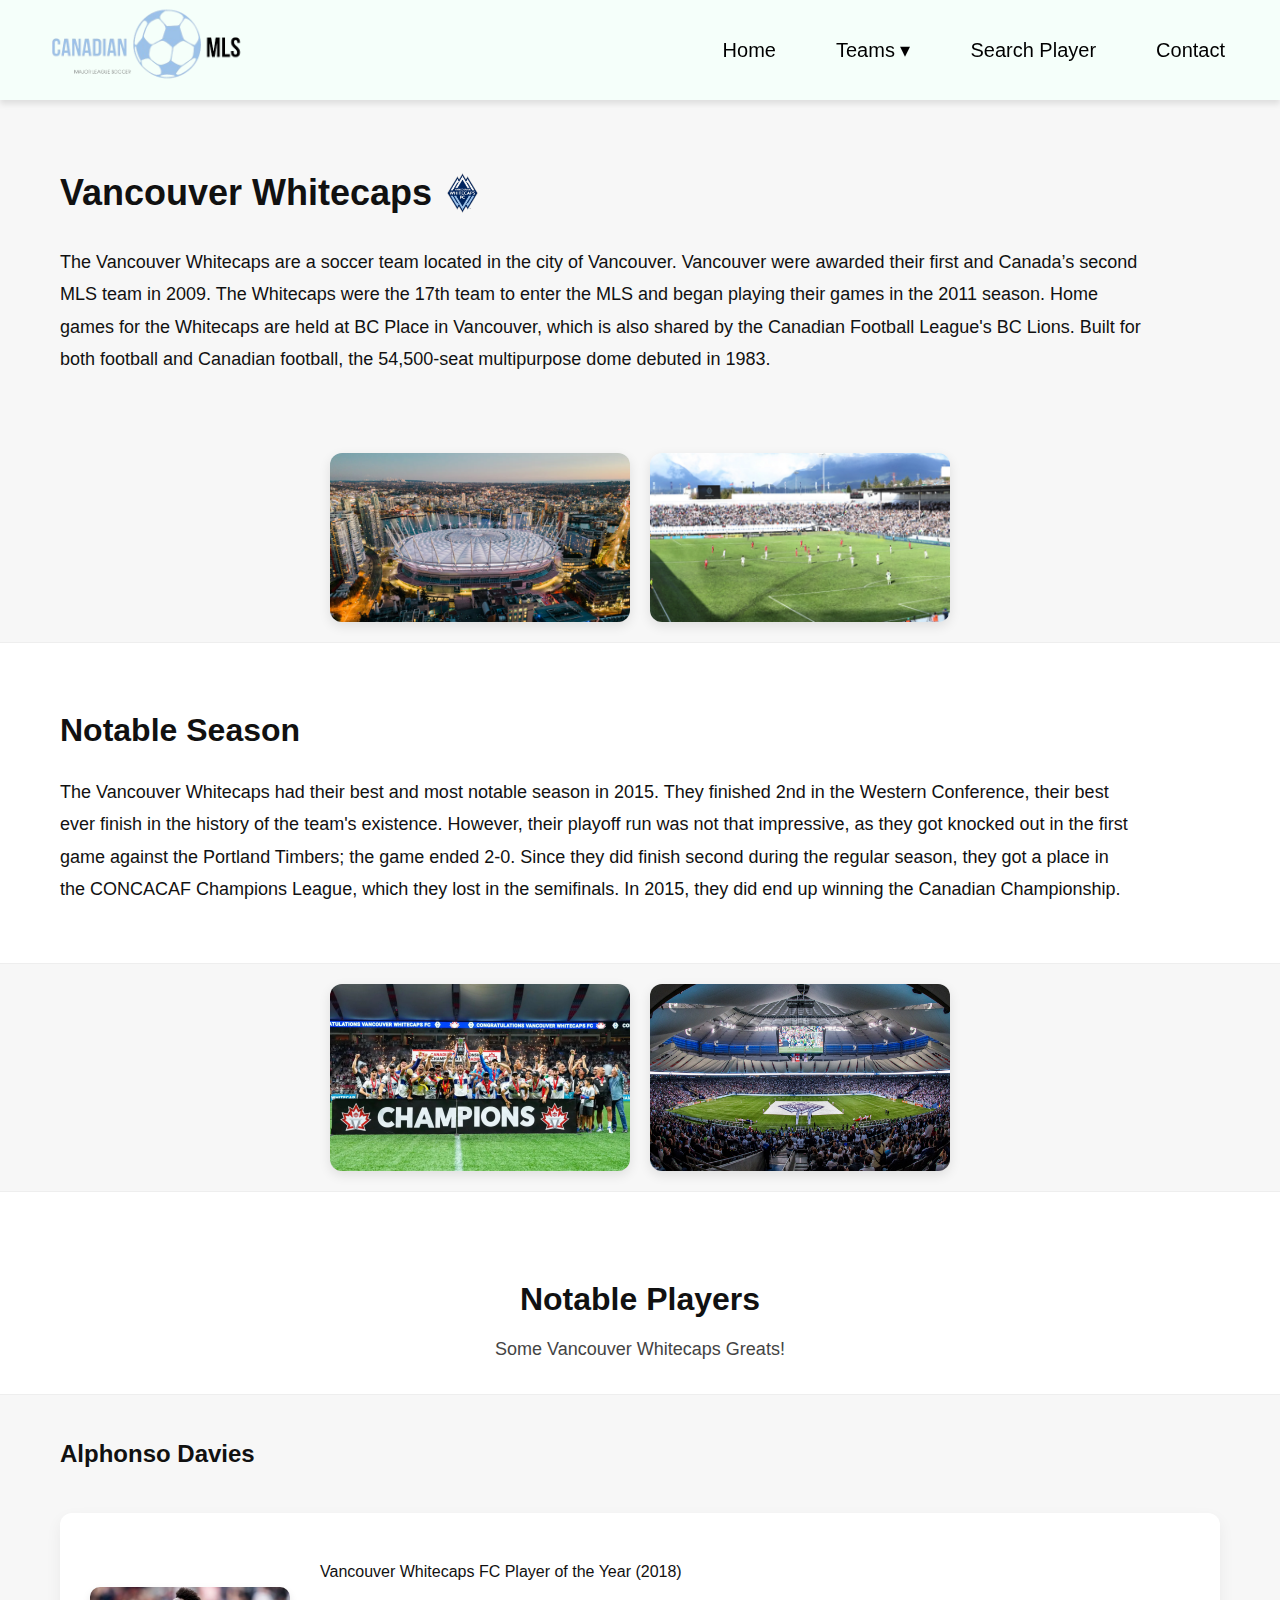
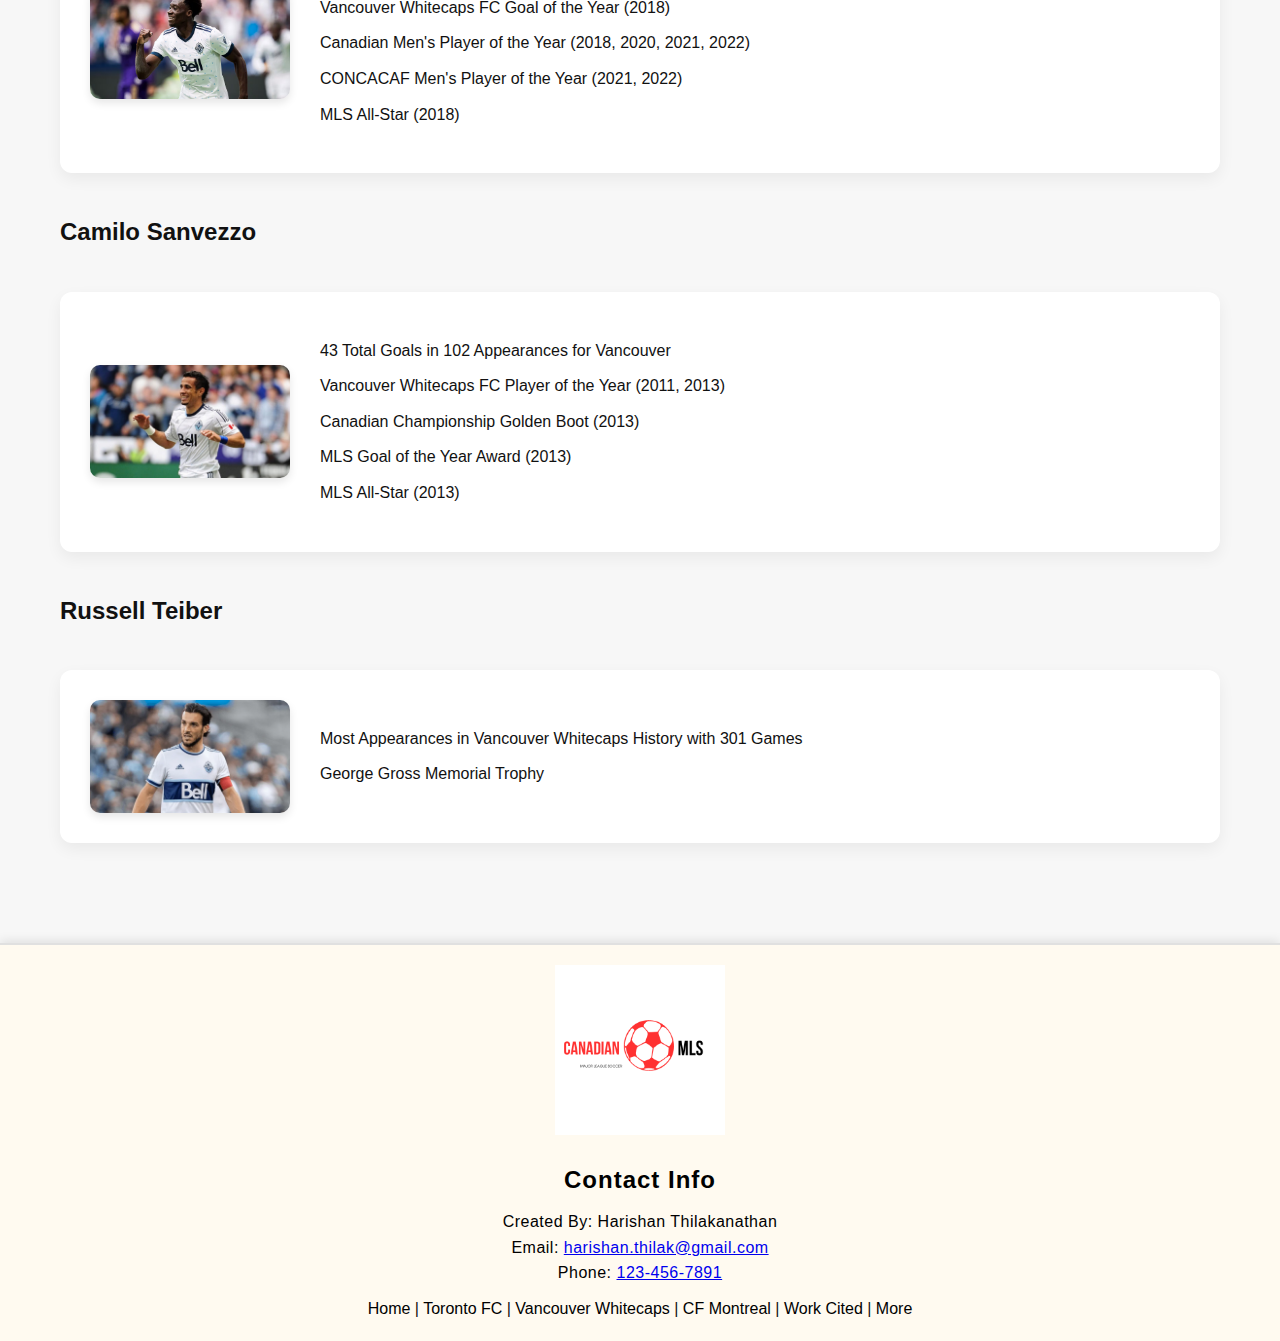
<file: two.html>
<!-- By: Harishan Thilakanathan(1274198) -->
<!-- Email: hthilaka@uoguelph.ca -->
<!-- Purpose: Assignment 3 (CIS 1050) -->

<!-- Date: Monday, April 8, 2024 -->

<!-- WORD COUNT: 1300+ Words in this website as a whole -->

<!-- Website is about the 3 different Canadian soccer teams in the MLS (Major League Soccer) -->

<!-- FILENAME: two.html-->

<!------------------------------------------------------------------------------->

<!--this is a declaration, that tells the web browser that this is HTML5-->
<!DOCTYPE html>
<!-- TAG to indicate that this is the beggeineg of html document-->
<html lang="en">
    
<html>

<body>

    <head>
        <meta charset="UTF-8">
        <meta name="viewport" content="width=device-width, initial-scale=1.0">
        <meta http-equiv="X-UA-Compatible" content="ie=edge">
        <title>cMLS</title>
        <link rel="stylesheet" href="two.css" >
    </head>

    
<!--TOP MENU-->

<!--TOP MENU-->

<header class="main-header">
    <div class="header-container">
    <img src="images/lblueLogo.png" alt="cMLS Logo" class="header-logo">
    <nav class="desktop">
        <ul class="nav-list">
            <li><a href="index.html">Home</a></li>
            <li class="dropdown">
              <a href="#">Teams ▾</a>
              <ul class="dropdown-menu">
                <li><a href="one.html">Toronto FC</a></li>
                <li><a href="two.html">Vancouver Whitecaps</a></li>
                <li><a href="three.html">CF Montreal</a></li>
              </ul>
            </li>
            <li><a href="search.html">Search Player</a></li>
            <li><a href="#section4">Contact</a></li>
        </ul>
    </nav>



    <!-- Hamburger Toggle Button -->
    <button class="hamburger" onclick="toggleMobileNav()">
        ☰
    </button>

      <!-- Mobile Navigation (hidden by default) -->
     <nav class="mobile-nav">
        <ul class="mobile-nav-list">
          <li><a href="index.html">Home</a></li>
          <li class="mobile-dropdown">
            <a href="#" class="dropdown-toggle">Teams <span class="dropdown-arrow">▾</span></a>
            <ul class="mobile-dropdown-menu">
              <li><a href="one.html">Toronto FC</a></li>
              <li><a href="two.html">Vancouver Whitecaps</a></li>
              <li><a href="three.html">CF Montreal</a></li>
            </ul>
          </li>
          <li><a href="search.html">Search Player</a></li>
          <li><a href="#section4">Contact</a></li>
        </ul>
      </nav>



    </div>
</header>



<script>
    function toggleMobileNav() {
      const nav = document.querySelector('.mobile-nav');
      nav.style.display = nav.style.display === 'block' ? 'none' : 'block';
    }
  
    // Handle dropdown toggle
    document.querySelectorAll('.dropdown-toggle').forEach(toggle => {
      toggle.addEventListener('click', function(e) {
        e.preventDefault();
        const parent = this.closest('.mobile-dropdown');
        parent.classList.toggle('open');
      });
    });
  </script>



<!--THIS IS FOR THE FIRST BLOCK OF TEXT, 'v' stands for Vancouver -->
<div class="vHeader">

    
    <h1>Vancouver Whitecaps <img src="images/vancLogo.png"> </h1>

    <p>The Vancouver Whitecaps are a soccer team located in the city of Vancouver. Vancouver were awarded their first and Canada’s second<br> MLS team in 2009. The Whitecaps were the 17th team to enter the MLS and began playing their games in the 2011 season. Home<br> games for the Whitecaps are held at BC Place in Vancouver, which is also shared by the Canadian Football League's BC Lions. Built for<br> both football and Canadian football, the 54,500-seat multipurpose dome debuted in 1983.</p>

</div>

<div class="vPictures">

    <img src="images/vancStadium.png">
    <img src="images/vFirstGame.png">

 
</div>


<!--Notable season-->
<div class="vNotableSeason">

    <h1>Notable Season</h1>

    <p>The Vancouver Whitecaps had their best and most notable season in 2015. They finished 2nd in the Western Conference, their best<br> ever finish in the history of the team's existence. However, their playoff run was not that impressive, as they got knocked out in the first<br> game against the Portland Timbers; the game ended 2-0. Since they did finish second during the regular season, they got a place in<br> the CONCACAF Champions League, which they lost in the semifinals. In 2015, they did end up winning the Canadian Championship.</p>

</div>

<div class="vSeasonsPictures">

    <img src="images/canadianChampionship.png">
    <img src="images/vStadium.png">
   
 
</div>


<!--Notable Players-->
<div class="notablePlayers">

    <h1>Notable Players</h1>

    <p>Some Vancouver Whitecaps Greats! </p>

    
</div>


<!--Blew is the notable players part of the website-->


<div class="p1Name">

    <h1>Alphonso Davies<h1>

</div>


<div class="player1">

    <img src="images/davies.png" >

    <div class="list1">

        <ul>
            <li>Vancouver Whitecaps FC Player of the Year (2018)</li>
            <li>Vancouver Whitecaps FC Goal of the Year (2018)</a></li>
            <li>Canadian Men's Player of the Year (2018, 2020, 2021, 2022)</li>
            <li>CONCACAF Men's Player of the Year (2021, 2022)</li>
            <li> MLS All-Star (2018)</li>
            
        </ul>
        
    </div>
</div>


<div class="p2Name">

    <h1>Camilo Sanvezzo</h1>

</div>


<div class="player2">

    <img src="images/camilo.png" >

    <div class="list1">

        <ul>
            <li>43 Total Goals in 102 Appearances for Vancouver</li>
            <li>Vancouver Whitecaps FC Player of the Year (2011, 2013)</a></li>
            <li>Canadian Championship Golden Boot (2013)</li>
            <li> MLS Goal of the Year Award (2013)</li>
            <li> MLS All-Star (2013)</li>
            
        </ul>
        
    </div>
</div>



<div class="p3Name">

    <h1>Russell Teiber</h1>

</div>


<div class="player3">

    <img src="images/russ.png" >

    <div class="list1">

        <ul>
            <li>Most Appearances in Vancouver Whitecaps History with 301 Games</li>
            <li>George Gross Memorial Trophy</a></li>
           
            
        </ul>
        
    </div>
</div>



<!--FOOTER-->

<!--FOOTER-->
<div class="footer">
    <img src="images/cMLSLogo.png" alt="Logo" class="footer-logo"> <!-- Optional logo -->
    
    <h1>Contact Info</h1>
    <p>Created By: Harishan Thilakanathan</p>
    <p>Email: <a href="mailto:harishan.thilak@gmail.com">harishan.thilak@gmail.com</a></p>
    <p>Phone: <a href="tel:123-456-7891">123-456-7891</a></p>
    
    <div class="footer-contact">
        <a href="index.html">Home</a> | 
        <a href="one.html">Toronto FC</a> | 
        <a href="two.html">Vancouver Whitecaps</a> | 
        <a href="three.html">CF Montreal</a> | 
        <a href="Work Cited - A3 (CIS 1050) - Harishan Thilakanathan (1274198).pdf" download>Work Cited</a> | 
        <a href="404.html">More</a>
    </div>
</div>

 

</body>

</html>
</file>
<file: webstyle.css>
/* By: Harishan Thilakanathan(1274198) */
/* Email: hthilaka@uoguelph.ca */
/* Purpose: Assignment 3 (CIS 1050) */

/* Date: Monday, April 8, 2024 */

/* WORD COUNT: 1300+ Words in this website as a whole */

/* Website is about the 3 different Canadian soccer teams in the MLS (Major League Soccer) */

/* FILENAME: webstyle.css */

/*---------------------------------------------------------------------------------------------*/

body{
    background-color: #F0FFFF;
    background-image: url(4907157.jpg);
    background-size: 100% auto;
    background-attachment: fixed;
    overflow: auto;

    margin: 0;
    padding: 0;
}

/* PICUTRE */

.image1{
  width: 300px;
  height: 200px;
}


.logo img{
  width: 290px;
  height: 280px;
  margin-top: -175px;

}



.main-header {
  /*background-color: #FFFAF0; */
  /*background-color: #E0FFFF;*/
  /*background-color: #FFFFE0;*/
  background-color: #F5FFFA;
  /*background-color: #FFFAFA;*/
  /*background-color: #F5F5F5;*/
  padding: 0; /* remove vertical padding */
  height: 100px; /* fixed header height */
  box-shadow: 0 4px 6px rgba(0,0,0,0.1);
  position: sticky;
  top: 0;
  z-index: 1000;
  display: flex;
  align-items: center;

  
}

.header-container {
  max-width: 1200px;
    margin: 0 auto;
    width: 100%;
    display: flex;
    align-items: center;
    justify-content: space-between;
    padding: 0 30px;
}

.left-header {
  display: flex;
  align-items: center;
  gap: 15px;
}

.header-logo {
  height: 230px; /* increase for bigger logo */
  max-height: 100%; /* keep it within header height */
  width: auto;
  object-fit: contain;
}

.site-tagline {
  font-family: Avenir, Montserrat, Corbel, 'URW Gothic', source-sans-pro, sans-serif;;
  font-size: 18px;
  font-weight: bold;
  color: #FFFAF0;
  white-space: nowrap;
  line-height: 1; /* fix vertical spacing */
}



.nav-list {
  font-family: Avenir, Montserrat, Corbel, 'URW Gothic', source-sans-pro, sans-serif;;
  list-style: none;
  display: flex;
  gap: 30px;
  margin: 0;
  padding: 0;
}

.nav-list li {
  position: relative; /* Needed for dropdown to anchor */
}

.nav-list li a {
  text-decoration: none;
  color: black;
  font-size: 20px;
  padding: 10px 15px;
  display: block;
}

/* Hide dropdown menu by default */
.dropdown-menu {
  display: none;
  position: absolute;
  top: 100%;
  left: 0;
  background: white;
  border-radius: 6px;
  box-shadow: 0 4px 12px rgba(0, 0, 0, 0.1);
  min-width: 200px;
  z-index: 999;
}

/* Show when hovering over the parent li */
.dropdown:hover .dropdown-menu {
  display: block;
}

/* Dropdown item styling */
.dropdown-menu li {
  width: 100%;
}

.dropdown-menu li a {
  padding: 10px 15px;
  color: #000;
  transition: background 0.2s;
}

.dropdown-menu li a:hover {
  background-color: #f0f0f0;
}




/*----------------------------------------------------------------*/


/*Quote and three teams logos on top of Home Page*/

.introMoto{

  font-family: Avenir, Montserrat, Corbel, 'URW Gothic', source-sans-pro, sans-serif;
  margin-top: -50px;
  margin-left: 600px;
  font-size: 10px;

}


.teamLogos {
  display: flex;
  justify-content: center;
  align-items: center;
  gap: 40px;
  padding: 40px 20px;
  flex-wrap: wrap;
}

.team-logo {
  text-align: center;
  transition: transform 0.3s ease;
}

.team-logo img {
  width: 180px;
  height: auto;
  transition: transform 0.3s ease, box-shadow 0.3s ease;
  border-radius: 12px;
}

.team-logo:hover img {
  transform: scale(1.05);
  box-shadow: 0 4px 12px rgba(0, 0, 0, 0.2);
}

.team-logo p {
  margin-top: 10px;
  font-size: 18px;
  font-weight: 600;
  color: #111;
  font-family: Avenir, Montserrat, Corbel, 'URW Gothic', sans-serif;
}


/*----------------------------------------------------------------*/


/* The Block of text and the logo beside eachother on the Home screen */

.about-section {
  padding: 60px 30px;
  background-color: #f7f7f7;
}

.about-content {
  max-width: 1200px;
  margin: 0 auto;
  display: flex;
  align-items: center;
  justify-content: space-between;
  gap: 50px;
  flex-wrap: wrap;
}

.about-text {
  flex: 1;
  min-width: 300px;
}

.about-text h2 {
  font-size: 36px;
  margin-bottom: 20px;
  font-weight: 700;
}

.about-text p {
  font-size: 18px;
  line-height: 1.7;
  color: #333;
}

.about-image {
  flex: 1;
  text-align: center;
  min-width: 250px;
}

.about-image img {
  max-width: 100%;
  height: auto;
  border-radius: 12px;
  box-shadow: 0 4px 12px rgba(0, 0, 0, 0.1);
}





/*----------------------------------------------------------------*/


/*The links Above the Footer*/

.footerHeader {
  margin-top: 200px;
  margin-left: 100px;
  font-family: Avenir, Montserrat, Corbel, 'URW Gothic', source-sans-pro, sans-serif;

}

.footerHeader ul {
  list-style: none; 
  padding: 0; 
  display: flex; 
  font-weight: bold;
}

.footerHeader li{
  list-style-type: none;
  
}

.footerHeader ul li {
  margin-right: 150px; 
}

.footerHeader ul li a {
  text-decoration: none; 
  color: black; 
}

/*-------------------------------------------------------------------------------------------*/

/* General Footer Styling */
.footer {
  margin-top: 100px;
  height: auto; /* Allow content to dictate height */
  padding: 20px 16px; /* Add padding for spacing */
  background: #F5FFFA;
  display: flex;
  flex-direction: column; /* Stack items vertically */
  justify-content: center; /* Center content vertically */
  align-items: center; /* Center content horizontally */
  border-top: 2px solid #e0e0e0; /* Add a subtle border on top */
  box-shadow: 0 -2px 10px rgba(0, 0, 0, 0.1); /* Shadow for depth */
}

/* Footer Heading */
.footer h1 {
  color: black;
  font-family: Avenir, Montserrat, Corbel, 'URW Gothic', source-sans-pro, sans-serif;
  font-size: 24px; /* Adjust font size */
  text-align: center; /* Center text */
  margin-bottom: 10px; /* Space below heading */
  letter-spacing: 1px; /* Add letter spacing */
}

/* Footer Text */
.footer p {
  color: black;
  font-family: Avenir, Montserrat, Corbel, 'URW Gothic', source-sans-pro, sans-serif;
  font-size: 16px; /* Adjust font size */
  text-align: center; /* Center text */
  margin: 0; /* Remove extra spacing */
  letter-spacing: 0.5px; /* Add subtle spacing */
}

/* Footer Links */
.footer-contact a {
  color: black; /* Match link color with text */
  text-decoration: none; /* Remove underline */
  transition: color 0.3s ease; /* Smooth hover effect */
}

.footer-contact a:hover {
  text-decoration: underline; /* Add underline on hover */
}

/* Footer Logo */
.footer-logo {
  width: 170px; /* Adjust based on your logo size */
  margin-bottom: 10px; /* Space below logo */
}

/* Contact Section */
.footer-contact {
  margin-top: 10px; /* Space between sections */
  text-align: center; /* Center text */



}



.hamburger,
.mobile-nav {
  display: none;
}

.mobile-nav {
  display: none;
}

.mobile-nav.open {
  display: block;
}

.mobile-nav-list a {
  display: none;
}




@media (max-width: 768px) {

  
  .desktop {
    display: none;
  }

  .hamburger {
    display: block;
    background: none;
    border: none;
    font-size: 28px;
    cursor: pointer;
    margin-left: auto;
  }

  .mobile-nav {
    position: absolute;
    top: 70px; /* just below the header */
    right: 20px;
    background: white;
    box-shadow: 0 4px 12px rgba(0, 0, 0, 0.15);
    border-radius: 8px;
    padding: 10px 0;
    width: 220px;
    z-index: 999;
    transition: all 0.3s ease;
  }

  .mobile-nav-list {
    list-style: none;
    padding: 0;
    margin: 0;
  }

  .mobile-nav-list li {
    margin: 10px 0;
  }

  .mobile-nav-list li:last-child {
    border-bottom: none;
  }
  

  .mobile-nav-list a {
    display: block;
    padding: 12px 20px;
    color: #111;
    text-decoration: none;
    font-size: 16px;
    transition: background 0.3s ease;
  }

  .mobile-nav-list a:hover {
    background-color: #f5f5f5;
    border-radius: 0 8px 8px 0;
  }
  
  /* Optional: slight arrow animation */
  .dropdown-toggle::after {
    content: "▾";
    margin-left: 6px;
    font-size: 12px;
  }

  .mobile-dropdown-menu {
    display: none;
    padding-left: 20px;
  }

  .mobile-dropdown.open .mobile-dropdown-menu {
    display: block;
  }

  .dropdown-toggle {
    cursor: pointer;
  }


  
  /* Intro quote */
  .introMoto {
    margin-left: 0;
    text-align: center;
    font-size: 12px;
  }

  /* Team Logos - stack better */
  .team-logo img {
    width: 120px;
  }

  .team-logo p {
    font-size: 14px;
  }

  /* About Section */
  .about-section {
    padding: 30px 20px;
  }

  .about-content {
    flex-direction: column;
    gap: 30px;
  }

  .about-text h2 {
    font-size: 26px;
    text-align: center;
  }

  .about-text p {
    font-size: 16px;
    text-align: center;
  }

  /* Footer Header (above footer links) */
  .footerHeader {
    margin-left: 0;
    text-align: center;
  }

  .footerHeader ul {
    flex-direction: column;
    align-items: center;
  }

  .footerHeader ul li {
    margin-right: 0;
    margin-bottom: 10px;
  }

  /* Footer */
  .footer h1 {
    font-size: 20px;
  }

  .footer p, .footer a {
    font-size: 14px;
  }

  .footer-logo {
    width: 130px;
  }

}
</file>
<file: one.css>
/* General Layout */
body {
    font-family: Avenir, Montserrat, sans-serif;
    margin: 0;
    padding: 0;
    background-color: #f7f7f7;
    color: #111;
    line-height: 1.6;
  }
  

  .main-header {
    background-color: #F5FFFA;
    padding: 0; /* remove vertical padding */
    height: 100px; /* fixed header height */
    box-shadow: 0 4px 6px rgba(0,0,0,0.1);
    position: sticky;
    top: 0;
    z-index: 1000;
    display: flex;
    align-items: center;
  }
  
  .header-container {
    max-width: 1200px;
    margin: 0 auto;
    width: 100%;
    display: flex;
    align-items: center;
    justify-content: space-between;
    padding: 0 30px;
  }
  
  .left-header {
    display: flex;
    align-items: center;
    gap: 15px;
  }
  
  .header-logo {
    height: 230px; /* increase for bigger logo */
    max-height: 100%; /* keep it within header height */
    width: auto;
    object-fit: contain;
  }
  
  .site-tagline {
    font-family: Avenir, Montserrat, Corbel, 'URW Gothic', source-sans-pro, sans-serif;;
    font-size: 18px;
    font-weight: bold;
    color: #FFFAF0;
    white-space: nowrap;
    line-height: 1; /* fix vertical spacing */
  }
  
  
  
  .nav-list {
    font-family: Avenir, Montserrat, Corbel, 'URW Gothic', source-sans-pro, sans-serif;;
    list-style: none;
    display: flex;
    gap: 30px;
    margin: 0;
    padding: 0;
  }
  
  .nav-list li {
    position: relative; /* Needed for dropdown to anchor */
  }
  
  .nav-list li a {
    text-decoration: none;
    color: black;
    font-size: 20px;
    padding: 10px 15px;
    display: block;
  }
  
  /* Hide dropdown menu by default */
  .dropdown-menu {
    display: none;
    position: absolute;
    top: 100%;
    left: 0;
    background: white;
    border-radius: 6px;
    box-shadow: 0 4px 12px rgba(0, 0, 0, 0.1);
    min-width: 200px;
    z-index: 999;
  }
  
  /* Show when hovering over the parent li */
  .dropdown:hover .dropdown-menu {
    display: block;
  }
  
  /* Dropdown item styling */
  .dropdown-menu li {
    width: 100%;
  }
  
  .dropdown-menu li a {
    padding: 10px 15px;
    color: #000;
    transition: background 0.2s;
  }
  
  .dropdown-menu li a:hover {
    background-color: #f0f0f0;
  }
  
  
  /* Centered Header Section with Logo */
  .tHeader {
    text-align: left;
    padding: 40px 60px;
  }
  
  .tHeader h1 {
    display: flex;
    align-items: center;
    font-size: 36px;
    gap: 15px;
  }
  
  .tHeader img {
    height: 40px;
    width: auto;
  }
  
  /* Image Galleries */
  .tPictures,
  .nSeasonsPictures,
  .nGamePictures {
    display: flex;
    justify-content: center;
    flex-wrap: wrap;
    gap: 20px;
    padding: 20px;
  }
  
  .tPictures img,
  .nSeasonsPictures img,
  .nGamePictures img {
    width: 300px;
    border-radius: 12px;
    box-shadow: 0 4px 12px rgba(0,0,0,0.1);
  }
  
  /* Notable Season + Game Sections */
  .notableSeason,
  .notableGame {
    padding: 40px 60px;
    background-color: #ffffff;
    border-top: 1px solid #eee;
    border-bottom: 1px solid #eee;
  }
  
  /* Notable Players */
  .vNotablePlayers {
    text-align: center;
    padding: 40px 60px;
    background-color: #fefefe;
  }
  
  .vNotablePlayers h1 {
    font-size: 32px;
    margin-bottom: 10px;
  }
  
  /* Player Cards */
  .player1, .player2, .player3, .player4 {
    display: flex;
    align-items: center;
    gap: 30px;
    margin: 40px 60px;
    background-color: #ffffff;
    padding: 30px;
    border-radius: 12px;
    box-shadow: 0 6px 16px rgba(0,0,0,0.06);
  }
  
  .player1 img,
  .player2 img,
  .player3 img,
  .player4 img {
    width: 200px;
    border-radius: 10px;
    box-shadow: 0 4px 8px rgba(0,0,0,0.1);
  }
  
  .player1 ul,
  .player2 ul,
  .player3 ul,
  .player4 ul {
    list-style: none;
    padding-left: 0;
    font-size: 16px;
  }
  
  .player1 li,
  .player2 li,
  .player3 li,
  .player4 li {
    margin-bottom: 10px;
  }
  
  /* Player Names */
  .p1Name h1,
  .p2Name h1,
  .p3Name h1,
  .p4Name h1 {
    font-size: 24px;
    margin-left: 60px;
    margin-top: 40px;
  }
  


/*-------------------------------------------------------------------------------------------*/

/* General Footer Styling */
.footer {
    margin-top: 100px;
    height: auto; /* Allow content to dictate height */
    padding: 20px 16px; /* Add padding for spacing */
    background: #FFFAF0; /* Light beige background */
    display: flex;
    flex-direction: column; /* Stack items vertically */
    justify-content: center; /* Center content vertically */
    align-items: center; /* Center content horizontally */
    border-top: 2px solid #e0e0e0; /* Add a subtle border on top */
    box-shadow: 0 -2px 10px rgba(0, 0, 0, 0.1); /* Shadow for depth */
  }
  
  /* Footer Heading */
  .footer h1 {
    color: black;
    font-family: Avenir, Montserrat, Corbel, 'URW Gothic', source-sans-pro, sans-serif;
    font-size: 24px; /* Adjust font size */
    text-align: center; /* Center text */
    margin-bottom: 10px; /* Space below heading */
    letter-spacing: 1px; /* Add letter spacing */
  }
  
  /* Footer Text */
  .footer p {
    color: black;
    font-family: Avenir, Montserrat, Corbel, 'URW Gothic', source-sans-pro, sans-serif;
    font-size: 16px; /* Adjust font size */
    text-align: center; /* Center text */
    margin: 0; /* Remove extra spacing */
    letter-spacing: 0.5px; /* Add subtle spacing */
  }
  
  /* Footer Links */
  .footer-contact a {
    color: black; /* Match link color with text */
    text-decoration: none; /* Remove underline */
    transition: color 0.3s ease; /* Smooth hover effect */
  }
  
  .footer-contact a:hover {
    text-decoration: underline; /* Add underline on hover */
  }
  
  /* Footer Logo */
  .footer-logo {
    width: 170px; /* Adjust based on your logo size */
    margin-bottom: 10px; /* Space below logo */
  }
  
  /* Contact Section */
  .footer-contact {
    margin-top: 10px; /* Space between sections */
    text-align: center; /* Center text */
  }


  .hamburger,
  .mobile-nav {
    display: none;
  }

  .mobile-nav {
    display: none;
  }
  
  .mobile-nav.open {
    display: block;
  }

  .mobile-nav-list a {
    display: none;
  }

  


  
  

  
  /* Media Queries for Mobile Devices */
  @media (max-width: 768px) {

    .desktop {
        display: none;
      }
    
      .hamburger {
        display: block;
        background: none;
        border: none;
        font-size: 28px;
        cursor: pointer;
        margin-left: auto;
      }
    
      .mobile-nav {
        position: absolute;
        top: 70px; /* just below the header */
        right: 20px;
        background: white;
        box-shadow: 0 4px 12px rgba(0, 0, 0, 0.15);
        border-radius: 8px;
        padding: 10px 0;
        width: 220px;
        z-index: 999;
        transition: all 0.3s ease;
      }
    
      .mobile-nav-list {
        list-style: none;
        padding: 0;
        margin: 0;
      }
    
      .mobile-nav-list li {
        margin: 10px 0;
      }

      .mobile-nav-list li:last-child {
        border-bottom: none;
      }
      
    
      .mobile-nav-list a {
        display: block;
        padding: 12px 20px;
        color: #111;
        text-decoration: none;
        font-size: 16px;
        transition: background 0.3s ease;
      }

      .mobile-nav-list a:hover {
        background-color: #f5f5f5;
        border-radius: 0 8px 8px 0;
      }
      
      /* Optional: slight arrow animation */
      .dropdown-toggle::after {
        content: "▾";
        margin-left: 6px;
        font-size: 12px;
      }
    
      .mobile-dropdown-menu {
        display: none;
        padding-left: 20px;
      }
    
      .mobile-dropdown.open .mobile-dropdown-menu {
        display: block;
      }
    
      .dropdown-toggle {
        cursor: pointer;
      }
    

    .header-logo{
        height: 130px;
    }

  
    .tHeader,
    .notableSeason,
    .notableGame,
    .vNotablePlayers {
      padding: 30px 20px;
    }
  
    .tPictures img,
    .nSeasonsPictures img,
    .nGamePictures img {
      width: 90%;
      max-width: 300px;
    }
  
    .player1,
    .player2,
    .player3,
    .player4 {
      flex-direction: column;
      text-align: center;
      margin: 20px;
      padding: 20px;
    }
  
    .player1 img,
    .player2 img,
    .player3 img,
    .player4 img {
      width: 70%;
      max-width: 220px;
    }
  
    .p1Name h1,
    .p2Name h1,
    .p3Name h1,
    .p4Name h1 {
      margin-left: 20px;
      text-align: center;
    }
  
    .player1 ul,
    .player2 ul,
    .player3 ul,
    .player4 ul {
      text-align: left;
      padding-left: 20px;
    }
  }
  
  /* Small screens (phones) */
  @media (max-width: 480px) {
    .tHeader h1 {
      font-size: 26px;
      flex-direction: column;
      align-items: flex-start;
    }
  
    .nav-list li a {
      font-size: 16px;
      padding: 8px 12px;
    }
  
    .footer {
      padding: 16px;
    }
  
    .footer h1 {
      font-size: 20px;
    }
  
    .footer p, .footer a {
      font-size: 14px;
    }
  }
</file>
<file: search.css>
/* By: Harishan Thilakanathan(1274198) */
/* Email: hthilaka@uoguelph.ca */
/* Purpose: Assignment 3 (CIS 1050) */

/* Date: Monday, April 8, 2024 */

/* WORD COUNT: 1300+ Words in this website as a whole */

/* Website is about the 3 different Canadian soccer teams in the MLS (Major League Soccer) */

/* FILENAME: webstyle.css */

/*---------------------------------------------------------------------------------------------*/


body{
    background-color: #F0FFFF;
    background-image: url(4907157.jpg);
    background-size: 100% auto;
    background-attachment: fixed;
    overflow: auto;

    margin: 0;
    padding: 0;
}




.main-header {
  background-color: #F5FFFA;
  padding: 0; /* remove vertical padding */
  height: 100px; /* fixed header height */
  box-shadow: 0 4px 6px rgba(0,0,0,0.1);
  position: sticky;
  top: 0;
  z-index: 1000;
  display: flex;
  align-items: center;
}

.header-container {
  max-width: 1200px;
  margin: 0 auto;
  width: 100%;
  display: flex;
  align-items: center;
  justify-content: space-between;
  padding: 0 30px;
}

.left-header {
  display: flex;
  align-items: center;
  gap: 15px;
}

.header-logo {
  height: 230px; /* increase for bigger logo */
  max-height: 100%; /* keep it within header height */
  width: auto;
  object-fit: contain;
}

.site-tagline {
  font-family: Avenir, Montserrat, Corbel, 'URW Gothic', source-sans-pro, sans-serif;;
  font-size: 18px;
  font-weight: bold;
  color: #FFFAF0;
  white-space: nowrap;
  line-height: 1; /* fix vertical spacing */
}



.nav-list {
  font-family: Avenir, Montserrat, Corbel, 'URW Gothic', source-sans-pro, sans-serif;;
  list-style: none;
  display: flex;
  gap: 30px;
  margin: 0;
  padding: 0;
}

.nav-list li {
  position: relative; /* Needed for dropdown to anchor */
}

.nav-list li a {
  text-decoration: none;
  color: black;
  font-size: 20px;
  padding: 10px 15px;
  display: block;
}

/* Hide dropdown menu by default */
.dropdown-menu {
  display: none;
  position: absolute;
  top: 100%;
  left: 0;
  background: white;
  border-radius: 6px;
  box-shadow: 0 4px 12px rgba(0, 0, 0, 0.1);
  min-width: 200px;
  z-index: 999;
}

/* Show when hovering over the parent li */
.dropdown:hover .dropdown-menu {
  display: block;
}

/* Dropdown item styling */
.dropdown-menu li {
  width: 100%;
}

.dropdown-menu li a {
  padding: 10px 15px;
  color: #000;
  transition: background 0.2s;
}

.dropdown-menu li a:hover {
  background-color: #f0f0f0;
}



/*-------------------------------------------------------------------------------------------*/

/* General Footer Styling */
.footer {
  margin-top: 550px;
  height: auto; /* Allow content to dictate height */
  padding: 20px 16px; /* Add padding for spacing */
  background: #F5FFFA;
  display: flex;
  flex-direction: column; /* Stack items vertically */
  justify-content: center; /* Center content vertically */
  align-items: center; /* Center content horizontally */
  border-top: 2px solid #e0e0e0; /* Add a subtle border on top */
  box-shadow: 0 -2px 10px rgba(0, 0, 0, 0.1); /* Shadow for depth */
}

/* Footer Heading */
.footer h1 {
  color: black;
  font-family: Avenir, Montserrat, Corbel, 'URW Gothic', source-sans-pro, sans-serif;
  font-size: 24px; /* Adjust font size */
  text-align: center; /* Center text */
  margin-bottom: 10px; /* Space below heading */
  letter-spacing: 1px; /* Add letter spacing */
}

/* Footer Text */
.footer p {
  color: black;
  font-family: Avenir, Montserrat, Corbel, 'URW Gothic', source-sans-pro, sans-serif;
  font-size: 16px; /* Adjust font size */
  text-align: center; /* Center text */
  margin: 0; /* Remove extra spacing */
  letter-spacing: 0.5px; /* Add subtle spacing */
}

/* Footer Links */
.footer-contact a {
  color: black; /* Match link color with text */
  text-decoration: none; /* Remove underline */
  transition: color 0.3s ease; /* Smooth hover effect */
}

.footer-contact a:hover {
  text-decoration: underline; /* Add underline on hover */
}

/* Footer Logo */
.footer-logo {
  width: 170px; /* Adjust based on your logo size */
  margin-bottom: 10px; /* Space below logo */
}

/* Contact Section */
.footer-contact {
  margin-top: 10px; /* Space between sections */
  text-align: center; /* Center text */
}


/*SEARCH PLAYER ---------------------------------*/
.searchText {
    text-align: center;
    margin-top: 80px;
    font-family: Avenir, Montserrat, sans-serif;
  }
  
  .searchText h1 {
    font-size: 32px;
    color: #111;
  }
  
  .searchPlayer {
    display: flex;
    justify-content: center;
    align-items: center;
    gap: 12px;
    margin-top: 30px;
    flex-wrap: wrap;
  }
  
  #playerName {
    width: 280px;
    padding: 12px 16px;
    font-size: 16px;
    border: 2px solid #ccc;
    border-radius: 8px;
    outline: none;
    transition: border 0.3s;
  }
  
  #playerName:focus {
    border-color: #007bff;
  }
  
  button {
    padding: 12px 20px;
    background-color: #007bff;
    color: white;
    border: none;
    border-radius: 8px;
    font-size: 16px;
    cursor: pointer;
    transition: background-color 0.3s ease;
  }
  
  button:hover {
    background-color: #0056b3;
  }
  

  #result {
    display: flex;
    justify-content: center;
    align-items: center;
    margin-top: 40px;
  }
  
  .player-card {
    background-color: #ffffff;
    border: 2px solid #e0e0e0;
    border-radius: 12px;
    padding: 30px;
    max-width: 400px;
    width: 100%;
    text-align: center;
    box-shadow: 0 8px 24px rgba(0, 0, 0, 0.1);
    font-family: Avenir, Montserrat, sans-serif;
  }
  
  .player-card h2 {
    font-size: 28px;
    margin-bottom: 15px;
    color: #007bff;
  }
  
  .player-card ul {
    list-style: none;
    padding: 0;
    margin-top: 20px;
    text-align: left;
  }
  
  .player-card ul li {
    margin-bottom: 10px;
    font-size: 16px;
  }
  
  .player-image {
    width: 180px;
    height: auto;
    border-radius: 10px;
    margin-top: 10px;
    box-shadow: 0 4px 8px rgba(0, 0, 0, 0.1);
  }


  .hamburger,
  .mobile-nav {
    display: none;
  }

  .mobile-nav {
    display: none;
  }
  
  .mobile-nav.open {
    display: block;
  }

  .mobile-nav-list a {
    display: none;
  }

  
  

/*
.player{
  margin-top: 100px;
  margin-left: 10000px
}
*/

/*---------------------------------------------------------------------------------------------*/

@media (max-width: 768px) {

    .desktop {
        display: none;
      }
    
      .hamburger {
        display: block;
        background: none;
        border: none;
        font-size: 28px;
        cursor: pointer;
        margin-left: auto;
      }
    
      .mobile-nav {
        position: absolute;
        top: 70px; /* just below the header */
        right: 20px;
        background: white;
        box-shadow: 0 4px 12px rgba(0, 0, 0, 0.15);
        border-radius: 8px;
        padding: 10px 0;
        width: 220px;
        z-index: 999;
        transition: all 0.3s ease;
      }
    
      .mobile-nav-list {
        list-style: none;
        padding: 0;
        margin: 0;
      }
    
      .mobile-nav-list li {
        margin: 10px 0;
      }

      .mobile-nav-list li:last-child {
        border-bottom: none;
      }
      
    
      .mobile-nav-list a {
        display: block;
        padding: 12px 20px;
        color: #111;
        text-decoration: none;
        font-size: 16px;
        transition: background 0.3s ease;
      }

      .mobile-nav-list a:hover {
        background-color: #f5f5f5;
        border-radius: 0 8px 8px 0;
      }
      
      /* Optional: slight arrow animation */
      .dropdown-toggle::after {
        content: "▾";
        margin-left: 6px;
        font-size: 12px;
      }
    
      .mobile-dropdown-menu {
        display: none;
        padding-left: 20px;
      }
    
      .mobile-dropdown.open .mobile-dropdown-menu {
        display: block;
      }
    
      .dropdown-toggle {
        cursor: pointer;
      }
    

    .header-logo{
        height: 130px;
    }
  
    /* SEARCH SECTION */
    .searchText h1 {
      font-size: 24px;
    }
  
    #playerName {
      width: 90%;
      font-size: 14px;
    }
  
    button {
      font-size: 14px;
      padding: 10px 16px;
    }
  
    .searchPlayer {
      flex-direction: column;
      gap: 10px;
    }
  
    .player-card {
      padding: 20px;
      max-width: 90%;
    }
  
    .player-card h2 {
      font-size: 22px;
    }
  
    .player-card ul li {
      font-size: 14px;
    }
  
    .player-image {
      width: 140px;
    }
  
    /* FOOTER */
    .footer {
      padding: 20px 10px;
    }
  
    .footer h1 {
      font-size: 20px;
    }
  
    .footer p,
    .footer a {
      font-size: 14px;
    }
  
    .footer-logo {
      width: 120px;
    }
  
    .footer-contact {
      flex-direction: column;
      gap: 8px;
    }
  
  }
</file>
<file: three.css>
/* General Layout */
body {
    font-family: Avenir, Montserrat, sans-serif;
    margin: 0;
    padding: 0;
    background-color: #f7f7f7;
    color: #111;
    line-height: 1.6;
  }
  

  .main-header {
    background-color: #F5FFFA;
    padding: 0; /* remove vertical padding */
    height: 100px; /* fixed header height */
    box-shadow: 0 4px 6px rgba(0,0,0,0.1);
    position: sticky;
    top: 0;
    z-index: 1000;
    display: flex;
    align-items: center;
  }
  
  .header-container {
    max-width: 1200px;
    margin: 0 auto;
    width: 100%;
    display: flex;
    align-items: center;
    justify-content: space-between;
    padding: 0 30px;
  }
  
  .left-header {
    display: flex;
    align-items: center;
    gap: 15px;
  }
  
  .header-logo {
    height: 230px; /* increase for bigger logo */
    max-height: 100%; /* keep it within header height */
    width: auto;
    object-fit: contain;
  }
  
  .site-tagline {
    font-family: Avenir, Montserrat, Corbel, 'URW Gothic', source-sans-pro, sans-serif;;
    font-size: 18px;
    font-weight: bold;
    color: #FFFAF0;
    white-space: nowrap;
    line-height: 1; /* fix vertical spacing */
  }
  
  
  
  .nav-list {
    font-family: Avenir, Montserrat, Corbel, 'URW Gothic', source-sans-pro, sans-serif;;
    list-style: none;
    display: flex;
    gap: 30px;
    margin: 0;
    padding: 0;
  }
  
  .nav-list li {
    position: relative; /* Needed for dropdown to anchor */
  }
  
  .nav-list li a {
    text-decoration: none;
    color: black;
    font-size: 20px;
    padding: 10px 15px;
    display: block;
  }
  
  /* Hide dropdown menu by default */
  .dropdown-menu {
    display: none;
    position: absolute;
    top: 100%;
    left: 0;
    background: white;
    border-radius: 6px;
    box-shadow: 0 4px 12px rgba(0, 0, 0, 0.1);
    min-width: 200px;
    z-index: 999;
  }
  
  /* Show when hovering over the parent li */
  .dropdown:hover .dropdown-menu {
    display: block;
  }
  
  /* Dropdown item styling */
  .dropdown-menu li {
    width: 100%;
  }
  
  .dropdown-menu li a {
    padding: 10px 15px;
    color: #000;
    transition: background 0.2s;
  }
  
  .dropdown-menu li a:hover {
    background-color: #f0f0f0;
  }
  
  
  /* Centered Header Section with Logo */
  .tHeader {
    text-align: left;
    padding: 40px 60px;
  }
  
  .tHeader h1 {
    display: flex;
    align-items: center;
    font-size: 36px;
    gap: 15px;
  }
  
  .tHeader img {
    height: 40px;
    width: auto;
  }

/*------------------------------------------------------------------------------------------------*/

/* Vancouver Header Section */
.mHeader {
    text-align: left;
    padding: 40px 60px;
  }
  
  .mHeader h1 {
    display: flex;
    align-items: center;
    font-size: 36px;
    gap: 15px;
  }
  
  .mHeader img {
    height: 40px;
    width: auto;
  }
  
  .mHeader p {
    font-size: 18px;
    line-height: 1.8;
    margin-top: 20px;
  }
  
  /* Vancouver Image Gallery */
  .mPictures,
  .mSeasonsPictures, 
  .changePics {
    display: flex;
    justify-content: center;
    flex-wrap: wrap;
    gap: 20px;
    padding: 20px;
  }
  
  .mPictures img,
  .mSeasonsPictures img,
  .changePics img {
    width: 300px;
    border-radius: 12px;
    box-shadow: 0 4px 12px rgba(0, 0, 0, 0.1);
  }
  
  /* Notable Season Section */
  .mNotableSeason {
    padding: 40px 60px;
    background-color: #ffffff;
    border-top: 1px solid #eee;
    border-bottom: 1px solid #eee;
  }
  
  .mNotableSeason h1 {
    font-size: 32px;
    margin-bottom: 20px;
  }
  
  .mNotableSeason p {
    font-size: 18px;
    line-height: 1.8;
  }


  /*logo chanege*/

  .logoChange{
    padding: 40px 60px;
    background-color: #ffffff;
    border-top: 1px solid #eee;
    border-bottom: 1px solid #eee;
  }

  

  /* Notable Players Section Title – Centered and Clean */
.mNotablePlayers {
    text-align: center;
    padding: 60px 20px 30px;
    background-color: #ffffff;
    border-top: 1px solid #eee;
    border-bottom: 1px solid #eee;
  }
  
  .mNotablePlayers h1 {
    font-size: 32px;
    font-weight: bold;
    margin-bottom: 10px;
  }
  
  .mNotablePlayers p {
    font-size: 18px;
    color: #444;
    margin: 0;
  }
  




/*-------------------------------------------------------------------------------------------*/


  .player1, .player2, .player3 {
    display: flex;
    align-items: center;
    gap: 30px;
    margin: 40px 60px;
    background-color: #ffffff;
    padding: 30px;
    border-radius: 12px;
    box-shadow: 0 6px 16px rgba(0,0,0,0.06);
  }
  
  .player1 img,
  .player2 img,
  .player3 img {
    width: 200px;
    border-radius: 10px;
    box-shadow: 0 4px 8px rgba(0,0,0,0.1);
  }
  
  .player1 ul,
  .player2 ul,
  .player3 ul {
    list-style: none;
    padding-left: 0;
    font-size: 16px;
  }
  
  .player1 li,
  .player2 li,
  .player3 li {
    margin-bottom: 10px;
  }
  
  .p1Name h1,
  .p2Name h1,
  .p3Name h1 {
    font-size: 24px;
    margin-left: 60px;
    margin-top: 40px;
  }
  







  /*-------------------------------------------------------------------------------------------*/

/* General Footer Styling */
.footer {
    margin-top: 100px;
    height: auto; /* Allow content to dictate height */
    padding: 20px 16px; /* Add padding for spacing */
    background: #FFFAF0; /* Light beige background */
    display: flex;
    flex-direction: column; /* Stack items vertically */
    justify-content: center; /* Center content vertically */
    align-items: center; /* Center content horizontally */
    border-top: 2px solid #e0e0e0; /* Add a subtle border on top */
    box-shadow: 0 -2px 10px rgba(0, 0, 0, 0.1); /* Shadow for depth */
  }
  
  /* Footer Heading */
  .footer h1 {
    color: black;
    font-family: Avenir, Montserrat, Corbel, 'URW Gothic', source-sans-pro, sans-serif;
    font-size: 24px; /* Adjust font size */
    text-align: center; /* Center text */
    margin-bottom: 10px; /* Space below heading */
    letter-spacing: 1px; /* Add letter spacing */
  }
  
  /* Footer Text */
  .footer p {
    color: black;
    font-family: Avenir, Montserrat, Corbel, 'URW Gothic', source-sans-pro, sans-serif;
    font-size: 16px; /* Adjust font size */
    text-align: center; /* Center text */
    margin: 0; /* Remove extra spacing */
    letter-spacing: 0.5px; /* Add subtle spacing */
  }
  
  /* Footer Links */
  .footer-contact a {
    color: black; /* Match link color with text */
    text-decoration: none; /* Remove underline */
    transition: color 0.3s ease; /* Smooth hover effect */
  }
  
  .footer-contact a:hover {
    text-decoration: underline; /* Add underline on hover */
  }
  
  /* Footer Logo */
  .footer-logo {
    width: 170px; /* Adjust based on your logo size */
    margin-bottom: 10px; /* Space below logo */
  }
  
  /* Contact Section */
  .footer-contact {
    margin-top: 10px; /* Space between sections */
    text-align: center; /* Center text */
  }


  .hamburger,
  .mobile-nav {
    display: none;
  }

  .mobile-nav {
    display: none;
  }
  
  .mobile-nav.open {
    display: block;
  }

  .mobile-nav-list a {
    display: none;
  }





  
  /* Media Queries for Mobile Devices */
  @media (max-width: 768px) {

    .desktop {
        display: none;
      }
    
      .hamburger {
        display: block;
        background: none;
        border: none;
        font-size: 28px;
        cursor: pointer;
        margin-left: auto;
      }
    
      .mobile-nav {
        position: absolute;
        top: 70px; /* just below the header */
        right: 20px;
        background: white;
        box-shadow: 0 4px 12px rgba(0, 0, 0, 0.15);
        border-radius: 8px;
        padding: 10px 0;
        width: 220px;
        z-index: 999;
        transition: all 0.3s ease;
      }
    
      .mobile-nav-list {
        list-style: none;
        padding: 0;
        margin: 0;
      }
    
      .mobile-nav-list li {
        margin: 10px 0;
      }

      .mobile-nav-list li:last-child {
        border-bottom: none;
      }
      
    
      .mobile-nav-list a {
        display: block;
        padding: 12px 20px;
        color: #111;
        text-decoration: none;
        font-size: 16px;
        transition: background 0.3s ease;
      }

      .mobile-nav-list a:hover {
        background-color: #f5f5f5;
        border-radius: 0 8px 8px 0;
      }
      
      /* Optional: slight arrow animation */
      .dropdown-toggle::after {
        content: "▾";
        margin-left: 6px;
        font-size: 12px;
      }
    
      .mobile-dropdown-menu {
        display: none;
        padding-left: 20px;
      }
    
      .mobile-dropdown.open .mobile-dropdown-menu {
        display: block;
      }
    
      .dropdown-toggle {
        cursor: pointer;
      }
    

    .header-logo{
        height: 130px;
    }

  
    .tHeader,
    .notableSeason,
    .notableGame,
    .vNotablePlayers {
      padding: 30px 20px;
    }
  
    .tPictures img,
    .nSeasonsPictures img,
    .nGamePictures img {
      width: 90%;
      max-width: 300px;
    }
  
    .player1,
    .player2,
    .player3,
    .player4 {
      flex-direction: column;
      text-align: center;
      margin: 20px;
      padding: 20px;
    }
  
    .player1 img,
    .player2 img,
    .player3 img,
    .player4 img {
      width: 70%;
      max-width: 220px;
    }
  
    .p1Name h1,
    .p2Name h1,
    .p3Name h1,
    .p4Name h1 {
      margin-left: 20px;
      text-align: center;
    }
  
    .player1 ul,
    .player2 ul,
    .player3 ul,
    .player4 ul {
      text-align: left;
      padding-left: 20px;
    }
  }
  
  /* Small screens (phones) */
  @media (max-width: 480px) {
    .tHeader h1 {
      font-size: 26px;
      flex-direction: column;
      align-items: flex-start;
    }
  
    .nav-list li a {
      font-size: 16px;
      padding: 8px 12px;
    }
  
    .footer {
      padding: 16px;
    }
  
    .footer h1 {
      font-size: 20px;
    }
  
    .footer p, .footer a {
      font-size: 14px;
    }
  }
</file>
<file: two.css>
/* General Layout */
body {
    font-family: Avenir, Montserrat, sans-serif;
    margin: 0;
    padding: 0;
    background-color: #f7f7f7;
    color: #111;
    line-height: 1.6;
  }
  

  .main-header {
    background-color: #F5FFFA;
    padding: 0; /* remove vertical padding */
    height: 100px; /* fixed header height */
    box-shadow: 0 4px 6px rgba(0,0,0,0.1);
    position: sticky;
    top: 0;
    z-index: 1000;
    display: flex;
    align-items: center;
  }
  
  .header-container {
    max-width: 1200px;
    margin: 0 auto;
    width: 100%;
    display: flex;
    align-items: center;
    justify-content: space-between;
    padding: 0 30px;
  }
  
  .left-header {
    display: flex;
    align-items: center;
    gap: 15px;
  }
  
  .header-logo {
    height: 230px; /* increase for bigger logo */
    max-height: 100%; /* keep it within header height */
    width: auto;
    object-fit: contain;
  }
  
  .site-tagline {
    font-family: Avenir, Montserrat, Corbel, 'URW Gothic', source-sans-pro, sans-serif;;
    font-size: 18px;
    font-weight: bold;
    color: #FFFAF0;
    white-space: nowrap;
    line-height: 1; /* fix vertical spacing */
  }
  
  
  
  .nav-list {
    font-family: Avenir, Montserrat, Corbel, 'URW Gothic', source-sans-pro, sans-serif;;
    list-style: none;
    display: flex;
    gap: 30px;
    margin: 0;
    padding: 0;
  }
  
  .nav-list li {
    position: relative; /* Needed for dropdown to anchor */
  }
  
  .nav-list li a {
    text-decoration: none;
    color: black;
    font-size: 20px;
    padding: 10px 15px;
    display: block;
  }
  
  /* Hide dropdown menu by default */
  .dropdown-menu {
    display: none;
    position: absolute;
    top: 100%;
    left: 0;
    background: white;
    border-radius: 6px;
    box-shadow: 0 4px 12px rgba(0, 0, 0, 0.1);
    min-width: 200px;
    z-index: 999;
  }
  
  /* Show when hovering over the parent li */
  .dropdown:hover .dropdown-menu {
    display: block;
  }
  
  /* Dropdown item styling */
  .dropdown-menu li {
    width: 100%;
  }
  
  .dropdown-menu li a {
    padding: 10px 15px;
    color: #000;
    transition: background 0.2s;
  }
  
  .dropdown-menu li a:hover {
    background-color: #f0f0f0;
  }
  
  
  /* Centered Header Section with Logo */
  .tHeader {
    text-align: left;
    padding: 40px 60px;
  }
  
  .tHeader h1 {
    display: flex;
    align-items: center;
    font-size: 36px;
    gap: 15px;
  }
  
  .tHeader img {
    height: 40px;
    width: auto;
  }

/*------------------------------------------------------------------------------------------------*/

/* Vancouver Header Section */
.vHeader {
    text-align: left;
    padding: 40px 60px;
  }
  
  .vHeader h1 {
    display: flex;
    align-items: center;
    font-size: 36px;
    gap: 15px;
  }
  
  .vHeader img {
    height: 40px;
    width: auto;
  }
  
  .vHeader p {
    font-size: 18px;
    line-height: 1.8;
    margin-top: 20px;
  }
  
  /* Vancouver Image Gallery */
  .vPictures,
  .vSeasonsPictures {
    display: flex;
    justify-content: center;
    flex-wrap: wrap;
    gap: 20px;
    padding: 20px;
  }
  
  .vPictures img,
  .vSeasonsPictures img {
    width: 300px;
    border-radius: 12px;
    box-shadow: 0 4px 12px rgba(0, 0, 0, 0.1);
  }
  
  /* Notable Season Section */
  .vNotableSeason {
    padding: 40px 60px;
    background-color: #ffffff;
    border-top: 1px solid #eee;
    border-bottom: 1px solid #eee;
  }
  
  .vNotableSeason h1 {
    font-size: 32px;
    margin-bottom: 20px;
  }
  
  .vNotableSeason p {
    font-size: 18px;
    line-height: 1.8;
  }

  /* Notable Players Section Title – Centered and Clean */
.notablePlayers {
    text-align: center;
    padding: 60px 20px 30px;
    background-color: #ffffff;
    border-top: 1px solid #eee;
    border-bottom: 1px solid #eee;
  }
  
  .notablePlayers h1 {
    font-size: 32px;
    font-weight: bold;
    margin-bottom: 10px;
  }
  
  .notablePlayers p {
    font-size: 18px;
    color: #444;
    margin: 0;
  }
  




/*-------------------------------------------------------------------------------------------*/


  .player1, .player2, .player3 {
    display: flex;
    align-items: center;
    gap: 30px;
    margin: 40px 60px;
    background-color: #ffffff;
    padding: 30px;
    border-radius: 12px;
    box-shadow: 0 6px 16px rgba(0,0,0,0.06);
  }
  
  .player1 img,
  .player2 img,
  .player3 img {
    width: 200px;
    border-radius: 10px;
    box-shadow: 0 4px 8px rgba(0,0,0,0.1);
  }
  
  .player1 ul,
  .player2 ul,
  .player3 ul {
    list-style: none;
    padding-left: 0;
    font-size: 16px;
  }
  
  .player1 li,
  .player2 li,
  .player3 li {
    margin-bottom: 10px;
  }
  
  .p1Name h1,
  .p2Name h1,
  .p3Name h1 {
    font-size: 24px;
    margin-left: 60px;
    margin-top: 40px;
  }
  







  /*-------------------------------------------------------------------------------------------*/

/* General Footer Styling */
.footer {
    margin-top: 100px;
    height: auto; /* Allow content to dictate height */
    padding: 20px 16px; /* Add padding for spacing */
    background: #FFFAF0; /* Light beige background */
    display: flex;
    flex-direction: column; /* Stack items vertically */
    justify-content: center; /* Center content vertically */
    align-items: center; /* Center content horizontally */
    border-top: 2px solid #e0e0e0; /* Add a subtle border on top */
    box-shadow: 0 -2px 10px rgba(0, 0, 0, 0.1); /* Shadow for depth */
  }
  
  /* Footer Heading */
  .footer h1 {
    color: black;
    font-family: Avenir, Montserrat, Corbel, 'URW Gothic', source-sans-pro, sans-serif;
    font-size: 24px; /* Adjust font size */
    text-align: center; /* Center text */
    margin-bottom: 10px; /* Space below heading */
    letter-spacing: 1px; /* Add letter spacing */
  }
  
  /* Footer Text */
  .footer p {
    color: black;
    font-family: Avenir, Montserrat, Corbel, 'URW Gothic', source-sans-pro, sans-serif;
    font-size: 16px; /* Adjust font size */
    text-align: center; /* Center text */
    margin: 0; /* Remove extra spacing */
    letter-spacing: 0.5px; /* Add subtle spacing */
  }
  
  /* Footer Links */
  .footer-contact a {
    color: black; /* Match link color with text */
    text-decoration: none; /* Remove underline */
    transition: color 0.3s ease; /* Smooth hover effect */
  }
  
  .footer-contact a:hover {
    text-decoration: underline; /* Add underline on hover */
  }
  
  /* Footer Logo */
  .footer-logo {
    width: 170px; /* Adjust based on your logo size */
    margin-bottom: 10px; /* Space below logo */
  }
  
  /* Contact Section */
  .footer-contact {
    margin-top: 10px; /* Space between sections */
    text-align: center; /* Center text */
  }


  .hamburger,
  .mobile-nav {
    display: none;
  }

  .mobile-nav {
    display: none;
  }
  
  .mobile-nav.open {
    display: block;
  }

  .mobile-nav-list a {
    display: none;
  }





  
  /* Media Queries for Mobile Devices */
  @media (max-width: 768px) {

    .desktop {
        display: none;
      }
    
      .hamburger {
        display: block;
        background: none;
        border: none;
        font-size: 28px;
        cursor: pointer;
        margin-left: auto;
      }
    
      .mobile-nav {
        position: absolute;
        top: 70px; /* just below the header */
        right: 20px;
        background: white;
        box-shadow: 0 4px 12px rgba(0, 0, 0, 0.15);
        border-radius: 8px;
        padding: 10px 0;
        width: 220px;
        z-index: 999;
        transition: all 0.3s ease;
      }
    
      .mobile-nav-list {
        list-style: none;
        padding: 0;
        margin: 0;
      }
    
      .mobile-nav-list li {
        margin: 10px 0;
      }

      .mobile-nav-list li:last-child {
        border-bottom: none;
      }
      
    
      .mobile-nav-list a {
        display: block;
        padding: 12px 20px;
        color: #111;
        text-decoration: none;
        font-size: 16px;
        transition: background 0.3s ease;
      }

      .mobile-nav-list a:hover {
        background-color: #f5f5f5;
        border-radius: 0 8px 8px 0;
      }
      
      /* Optional: slight arrow animation */
      .dropdown-toggle::after {
        content: "▾";
        margin-left: 6px;
        font-size: 12px;
      }
    
      .mobile-dropdown-menu {
        display: none;
        padding-left: 20px;
      }
    
      .mobile-dropdown.open .mobile-dropdown-menu {
        display: block;
      }
    
      .dropdown-toggle {
        cursor: pointer;
      }
    

    .header-logo{
        height: 130px;
    }

  
    .tHeader,
    .notableSeason,
    .notableGame,
    .vNotablePlayers {
      padding: 30px 20px;
    }
  
    .tPictures img,
    .nSeasonsPictures img,
    .nGamePictures img {
      width: 90%;
      max-width: 300px;
    }
  
    .player1,
    .player2,
    .player3,
    .player4 {
      flex-direction: column;
      text-align: center;
      margin: 20px;
      padding: 20px;
    }
  
    .player1 img,
    .player2 img,
    .player3 img,
    .player4 img {
      width: 70%;
      max-width: 220px;
    }
  
    .p1Name h1,
    .p2Name h1,
    .p3Name h1,
    .p4Name h1 {
      margin-left: 20px;
      text-align: center;
    }
  
    .player1 ul,
    .player2 ul,
    .player3 ul,
    .player4 ul {
      text-align: left;
      padding-left: 20px;
    }
  }
  
  /* Small screens (phones) */
  @media (max-width: 480px) {
    .tHeader h1 {
      font-size: 26px;
      flex-direction: column;
      align-items: flex-start;
    }
  
    .nav-list li a {
      font-size: 16px;
      padding: 8px 12px;
    }
  
    .footer {
      padding: 16px;
    }
  
    .footer h1 {
      font-size: 20px;
    }
  
    .footer p, .footer a {
      font-size: 14px;
    }
  }
</file>
